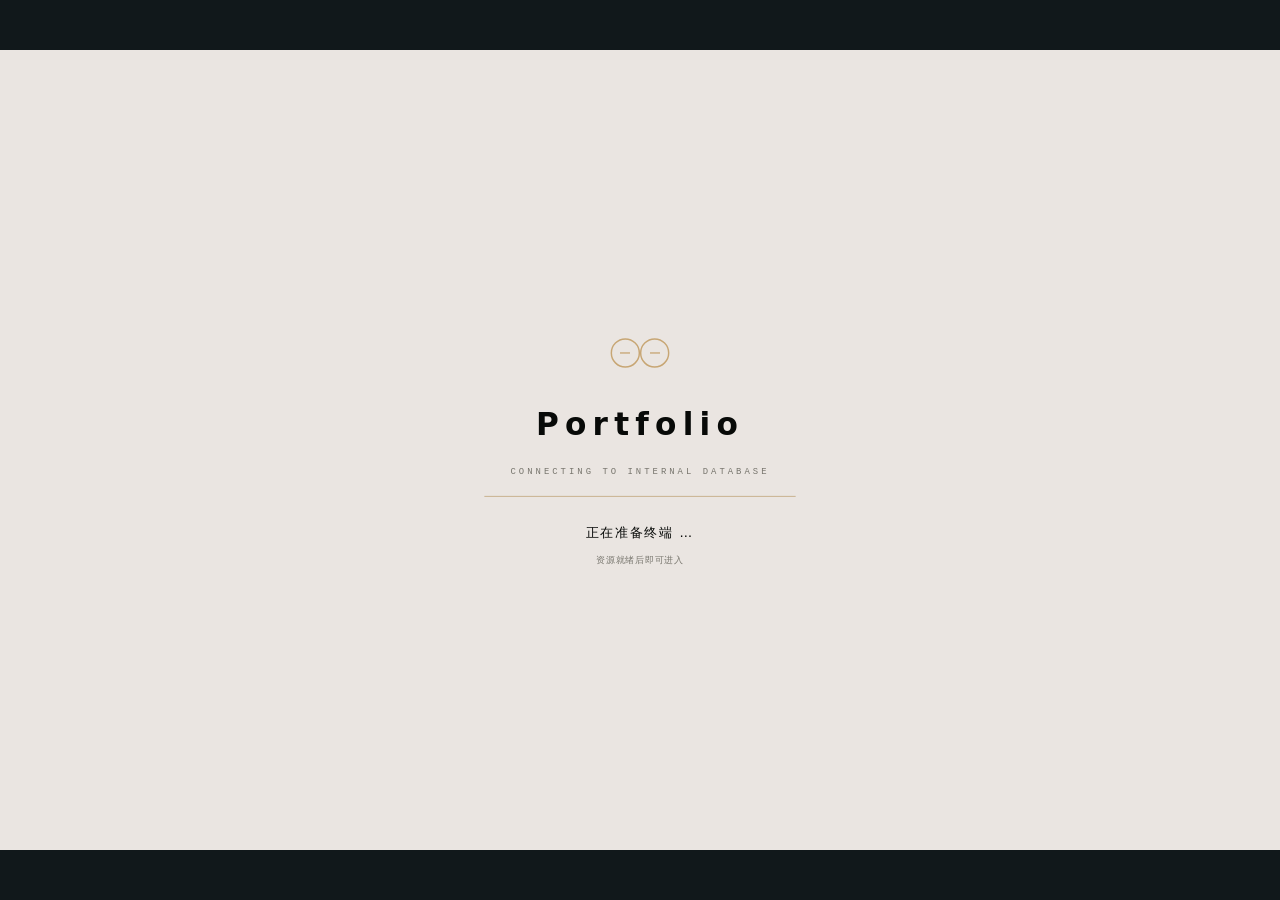
<file: index.html>
<!DOCTYPE html>
<html lang="zh-CN" data-theme="dark">
<head>
<meta charset="utf-8">
<meta name="viewport" content="width=device-width, initial-scale=1, viewport-fit=cover">
<title>周俊宸 · 设计档案 / INFORMATION &amp; INTERACTION</title>
<meta name="description" content="周俊宸的设计档案：康驾护航（中老年慢病车载健康安全闭环）与 3–6 岁自闭症儿童陪伴治疗型动物机器人。调研、设计定义、造型与原型、总结。">
<meta name="theme-color" content="#11181b">
<meta property="og:type" content="website">
<meta property="og:title" content="周俊宸 · 设计档案">
<meta property="og:description" content="两份档案：车载健康安全闭环 / 儿童陪伴治疗型动物机器人。">
<meta property="og:url" content="https://mon3tr-bilp.github.io/portfolio/">
<meta property="og:image" content="https://mon3tr-bilp.github.io/portfolio/assets/og-cover.jpg">
<meta property="og:image:width" content="1200">
<meta property="og:image:height" content="630">
<link rel="canonical" href="https://mon3tr-bilp.github.io/portfolio/">
<meta name="twitter:card" content="summary_large_image">
<link rel="icon" href="favicon.svg" type="image/svg+xml">
<link rel="stylesheet" href="assets/css/archive.css">
<link rel="stylesheet" href="assets/css/glass-card.css">
<noscript><style>#stage{opacity:1!important}.boot-ui{display:none!important}.archive-ui,.file-ui{opacity:1!important;pointer-events:auto!important}.sheet{display:block!important}</style></noscript>
</head>
<body>

<main id="viewport">
  <div id="stage" data-mode="boot" data-layout="desktop" aria-label="周俊宸设计档案">

    <!-- 场景底：档案阵列 -->
    <div class="array-scene" aria-hidden="true">
      <div class="array-glow"></div>
      <div class="array-col" id="arrayCol">
        <figure class="array-card" data-file="x01">
          <img src="assets/img/kangjia/card.jpg" alt="">
          <figcaption><b>X-01</b><span>车载健康安全闭环</span></figcaption>
        </figure>
        <figure class="array-card" data-file="x02">
          <img src="assets/img/robot/card.jpg" alt="">
          <figcaption><b>X-02</b><span>陪伴治疗型动物机器人</span></figcaption>
        </figure>
      </div>
      <div class="array-grid"></div>
    </div>

    <div class="scene-atmosphere"></div>
    <div class="spectrum-field"></div>

    <!-- 品牌 -->
    <header class="brand">
      <h1>周俊宸</h1>
      <div>INFORMATION &amp; INTERACTION</div>
    </header>

    <!-- 系统导航 -->
    <nav class="system-nav liquid-glass" aria-label="系统导航">
      <div class="terminal-tools">
        <button type="button" data-action="profile" aria-label="个人简介"><b>CV</b><span>简介</span></button>
        <button type="button" data-action="archive" aria-label="档案库"><span aria-hidden="true">▤</span><span>档案库</span></button>
      </div>
      <div class="terminal-theme" role="group" aria-label="主题" data-active="dark">
        <span class="theme-thumb" aria-hidden="true"></span>
        <button type="button" data-theme-set="light" aria-pressed="false">
          <i class="theme-ico sun" aria-hidden="true"></i><span>暖昼</span>
        </button>
        <button type="button" data-theme-set="dark" aria-pressed="true">
          <i class="theme-ico moon" aria-hidden="true"></i><span>深夜</span>
        </button>
      </div>
      <div class="terminal-status">
        <div class="terminal-current">
          <small>NOW VIEWING</small>
          <b id="nowViewing">X-01 / 车载健康安全</b>
        </div>
      </div>
    </nav>

    <!-- 开机 -->
    <section class="boot-ui" aria-hidden="false">
      <div class="boot-inner">
        <div class="boot-mark" aria-hidden="true">
          <svg viewBox="0 0 120 60" fill="none" stroke="currentColor" stroke-width="2.2" aria-hidden="true">
            <circle cx="38" cy="30" r="21"/><circle cx="82" cy="30" r="21"/>
            <path d="M30 30h15" stroke-width="2"/><path d="M75 30h15" stroke-width="2"/>
          </svg>
        </div>
        <div class="boot-name">Portfolio</div>
        <div class="boot-connecting">CONNECTING TO INTERNAL DATABASE</div>
        <div class="boot-progress"><i id="bootBar"></i></div>
        <div class="boot-status">正在准备终端 …</div>
        <p class="boot-note">资源就绪后即可进入</p>
      </div>
    </section>

    <!-- 档案场景 -->
    <section class="archive-ui" aria-hidden="true">
      <div class="archive-callout">
        <div class="eyebrow"><span id="fileNo">FILE NUMBER: X-01</span><span aria-hidden="true">↗</span></div>
        <h2 class="file-title" id="fileTitle">康驾护航</h2>
        <div class="callout-rule"></div>
        <div class="file-summary">
          <span id="fileCategory">车载健康安全闭环</span>
          <span id="fileCount">01 / 02</span>
        </div>
        <button type="button" class="read-file" id="readFile">
          <span>READ FILE</span><b aria-hidden="true">→</b>
        </button>
      </div>

      <div class="archive-counter">
        <span class="tiny-label">ARCHIVE / SELECT</span>
        <div><span id="archNo">01</span><i>/</i><span class="count-total">02</span></div>
      </div>

      <div class="archive-navigation">
        <button type="button" data-step="-1" aria-label="上一份档案">↑</button>
        <div class="file-ticks" id="fileTicks" role="tablist" aria-label="档案列表"></div>
        <button type="button" data-step="1" aria-label="下一份档案">↓</button>
      </div>

      <div class="archive-hint">
        <kbd>↑</kbd><kbd>↓</kbd><span>前后档案</span>／<kbd>ENTER</kbd><span>读取</span>
      </div>
    </section>

    <!-- 档案阅读器 -->
    <section class="file-ui" aria-hidden="true">
      <div class="file-top">
        <button type="button" class="file-back" id="fileBack">← ARCHIVE</button>
        <span class="file-top-no" id="fileTopNo">FILE X-01</span>
        <div class="detail-tabs" id="detailTabs" role="tablist" aria-label="章节"></div>
        <button type="button" class="file-close" id="fileClose" aria-label="关闭档案">ESC</button>
      </div>

      <div class="file-body">
        <aside class="file-aside">
          <span class="tiny-label">FILE NUMBER</span>
          <b id="asideNo">X-01</b>
          <h2 id="asideTitle">康驾护航</h2>
          <p id="asideSub">车载健康安全闭环</p>
          <dl class="spec" id="asideSpec"></dl>
        </aside>

        <div class="file-content" id="fileContent" tabindex="0">
          <!-- ============ X-01 ============ -->
          <article class="sheet" data-file="x01" data-chapter="1">
            <header class="sheet-head">
              <span class="sheet-no">01</span>
              <h3>调研 <em>Research</em></h3>
              <p>风险不是均匀分布在一天里的，它集中在「独自驾车办事」的那几十分钟。调研沿三条线交叉：确定谁最可能出事、把出事那几分钟拆成可观察的动作、再看已有方案解决了什么、还没解决什么。</p>
            </header>
            <div class="stats">
              <div class="stat"><b>55–70<small>岁</small></b><span>目标人群年龄区间</span></div>
              <div class="stat"><b>3<small>类</small></b><span>高血压 / 冠心病 / 糖尿病</span></div>
              <div class="stat"><b>4<small>项</small></b><span>已识别的核心痛点</span></div>
              <div class="stat"><b>2<small>端</small></b><span>车载端 + 家属小程序</span></div>
            </div>
            <div class="cols">
              <div>
                <p class="kicker">01.1 — 人群画像</p>
                <blockquote>55–70 岁、患高血压 / 冠心病 / 糖尿病等基础慢病的自驾群体，日常用于就医、采购、接送亲属；子女多数时间不在身边，存在出行看护空白。</blockquote>
                <p class="body">这群人不是「需要被劝停开车的人」。自驾对他们意味着按时复诊、买到想吃的菜、接孙子放学——是生活自主性本身。任何以「限制驾驶」为前提的方案，都会在第一步被用户拒绝。设计的起点因此不是监管，而是在保留方向盘的前提下降低风险。</p>
              </div>
              <div>
                <p class="kicker">01.2 — 场景任务分解</p>
                <ol class="findings">
                  <li><b>危急时刻，多步操作直接失效</b><span>突发状况下无法完成「解锁手机 → 拨号 → 说清位置与病史」，家属也拿不到实时定位与体征。</span></li>
                  <li><b>单一面部识别会把发病当成犯困</b><span>低头、面色痛苦被判定为疲劳驾驶，只弹「请休息」，后面没有健康干预链路。</span></li>
                  <li><b>驾驶中的体征波动不留痕</b><span>复诊只有静态指标，缺少「在路上的那一段」作为参考。</span></li>
                  <li><b>家属侧是长期的看护焦虑</b><span>不是一次事件，而是无法关闭的、持续的担心。</span></li>
                </ol>
              </div>
            </div>
            <figure class="fig"><div class="fig-frame"><img src="assets/img/kangjia/pain-drive.jpg" alt="老年驾驶者途中突发不适、无法单手操作手机"></div><figcaption><i>FIG.01</i><span>痛点场景推演 · 任何「打开 App → 找到按钮」的路径此刻都不成立</span></figcaption></figure>
            <p class="note"><b>未被验证的部分：</b>本项目为课程阶段方案，未开展真实用户访谈与样本统计。人群画像与痛点来自公开资料与场景推演，不宣称具备实证研究强度。</p>
          </article>

          <article class="sheet" data-file="x01" data-chapter="2">
            <header class="sheet-head">
              <span class="sheet-no">02</span>
              <h3>设计定义 <em>Define</em></h3>
              <p>调研给出一堆事实，定义要做的只有一件事：把它们压成一句可以被检验的命题，再拆成几条彼此拉扯、必须同时满足的约束。</p>
            </header>
            <div class="statement">
              <span class="tiny-label">PROPOSITION</span>
              <p>把「发病」到「求助」之间的所有中间步骤，<em>交给车</em>——驾驶者只需要保留一个动作，甚至不需要动作。</p>
            </div>
            <div class="grid4">
              <div class="card"><span class="card-i">P.01</span><h4>危急时刻只保留一个动作</h4><p>≥ 36 号大字、黑底白字、绿色健康标识；仅保留 1 个虚拟设置键，其余全部语音操作。</p></div>
              <div class="card"><span class="card-i">P.02</span><h4>分级干预，不打断正常驾驶</h4><p>轻度仅语音提示；中度弹窗并推荐就近医疗点；重度才联动车辆避险与求助。</p></div>
              <div class="card"><span class="card-i">P.03</span><h4>双模态融合，分开疲劳与发病</h4><p>视觉（面部姿态）+ 体征（心率 / 血氧 / 心电 / 坐姿）交叉判定。</p></div>
              <div class="card"><span class="card-i">P.04</span><h4>信息一次同步，不让用户复述</h4><p>蓝牙单次触发完成：语音安抚、家属推送定位 + 体征 + 病史、同步急救点、车辆解锁车门。</p></div>
            </div>
            <div class="cols">
              <div>
                <p class="kicker">02.2 — 三层状态模型</p>
                <div class="ladder">
                  <div class="lv l1"><b>L1 正常态</b><span>左侧 1/3 显示心率、血氧，黑底白字 + 绿色健康标识；右侧 2/3 为导航。界面安静，不制造焦虑。</span></div>
                  <div class="lv l2"><b>L2 预警态</b><span>顶部高亮黄色弹窗，大字显示预警原因与建议，语音同步播报，支持语音应答「是 / 否」导航。</span></div>
                  <div class="lv l3"><b>L3 紧急态</b><span>全屏红色，白色大字「救援已出发」与倒计时；无多余按钮，循环语音引导，避免慌乱误触。</span></div>
                </div>
              </div>
              <div>
                <p class="kicker">02.3 — 系统构成</p>
                <ol class="findings">
                  <li><b>A · 车载端｜驾驶主操作</b><span>实时监测 / 分级预警 / 一键求助 / 联动救援。信息按「一眼判读」组织，其余交给语音。</span></li>
                  <li><b>B · 硬件｜后装不改车</b><span>方向盘集成监测模组 + 座椅体征监测垫。用户自行 5 分钟安装，不依赖 4S 店。</span></li>
                  <li><b>C · 家属端｜远程看护</b><span>实时位置地图、健康状态大卡片、一键呼叫车主 / 急救、出行健康档案与告警记录。</span></li>
                </ol>
              </div>
            </div>
          </article>

          <article class="sheet" data-file="x01" data-chapter="3">
            <header class="sheet-head">
              <span class="sheet-no">03</span>
              <h3>造型与原型 <em>Prototype</em></h3>
              <p>先把状态机跑通，再决定每个状态下屏幕长什么样，最后才推那两件后装硬件——因为界面的判读速度，决定了硬件必须在多快的时间内给出可靠输入。</p>
            </header>
            <p class="kicker">03.1 — 交互流程</p>
            <figure class="fig wide"><div class="fig-frame"><img src="assets/img/kangjia/flow.jpg" alt="从体征采集、双模态判定、三级预警到求助联动的流程图"></div><figcaption><i>FIG.02</i><span>主链路：采集 → 判定 → 分级 → 干预 → 归档</span></figcaption></figure>
            <p class="kicker">03.2 — 车载端三态</p>
            <div class="trio">
              <figure class="fig"><div class="fig-frame"><img src="assets/img/kangjia/hud-normal.jpg" alt="正常态车载界面"></div><figcaption><i>03-A</i><span>正常态 · 73 bpm / 98 %</span></figcaption></figure>
              <figure class="fig"><div class="fig-frame"><img src="assets/img/kangjia/hud-warning.jpg" alt="预警态界面"></div><figcaption><i>03-B</i><span>预警态 · YES / NO 语音应答</span></figcaption></figure>
              <figure class="fig"><div class="fig-frame"><img src="assets/img/kangjia/hud-emergency.jpg" alt="紧急态全屏红色界面"></div><figcaption><i>03-C</i><span>紧急态 · Rescue En Route</span></figcaption></figure>
            </div>
            <div class="darkspread">
              <div><p class="kicker">03.3 — 关于紧急态</p><h4>紧急态为什么删掉了所有按钮</h4><p>慌乱状态下，人的点击精度会显著下降，屏幕上任何可点的东西都变成风险。因此只保留三样：一句已经发生的结论、一个正在走的数字、一条循环的语音引导。用户此刻不需要做决定，只需要被带着走。</p></div>
              <div><p class="kicker">03.4 — 家属端</p><h4>更少的判断，而不是更多信息</h4><p>首页只回答三个问题：他在哪、他现在怎么样、我要不要动手。其余信息收进档案页，避免把看护焦虑渲染成持续的通知流。</p></div>
            </div>
            <div class="trio phones">
              <figure class="fig"><div class="fig-frame"><img src="assets/img/kangjia/app-guardian.jpg" alt="家属端首页"></div><figcaption><i>03-D</i><span>首页 · 位置 / 体征 / 两个大按钮</span></figcaption></figure>
              <figure class="fig"><div class="fig-frame"><img src="assets/img/kangjia/app-archive.jpg" alt="出行健康档案"></div><figcaption><i>03-E</i><span>出行健康档案</span></figcaption></figure>
              <figure class="fig"><div class="fig-frame"><img src="assets/img/kangjia/app-alerts.jpg" alt="告警记录"></div><figcaption><i>03-F</i><span>告警记录</span></figcaption></figure>
            </div>
            <p class="kicker">03.5 — 两件后装硬件</p>
            <div class="duo">
              <figure class="fig"><div class="fig-frame"><img src="assets/img/kangjia/module-front.jpg" alt="集成监测模组正面"></div><figcaption><i>03-G</i><span>集成监测模组 · 摄像头 + 求助键 + 蓝牙屏</span></figcaption></figure>
              <figure class="fig"><div class="fig-frame"><img src="assets/img/kangjia/device-exploded.jpg" alt="模组爆炸图"></div><figcaption><i>03-H</i><span>爆炸图 · 外壳 / 陶瓷基板 / 传感器阵列</span></figcaption></figure>
            </div>
            <div class="duo">
              <figure class="fig"><div class="fig-frame"><img src="assets/img/kangjia/seat-pad.jpg" alt="座椅体征监测垫"></div><figcaption><i>03-I</i><span>座椅体征监测垫 · 柔性 ECG 阵列</span></figcaption></figure>
              <figure class="fig"><div class="fig-frame"><img src="assets/img/kangjia/device-install.jpg" alt="安装指南"></div><figcaption><i>03-J</i><span>安装指南 · 5 分钟自行完成</span></figcaption></figure>
            </div>
            <div class="trio">
              <figure class="fig"><div class="fig-frame"><img src="assets/img/kangjia/car-wheel.jpg" alt="方向盘实装"></div><figcaption><i>03-K</i><span>方向盘实装</span></figcaption></figure>
              <figure class="fig"><div class="fig-frame"><img src="assets/img/kangjia/product-in-car.jpg" alt="座椅一体感"></div><figcaption><i>03-L</i><span>座椅一体感</span></figcaption></figure>
              <figure class="fig"><div class="fig-frame"><img src="assets/img/kangjia/housing-cyan-a.jpg" alt="模组壳体方案 B"></div><figcaption><i>03-M</i><span>壳体配色方案 B（青）</span></figcaption></figure>
            </div>
            <p class="note"><b>形态上的取舍：</b>把它做得像汽车配件，而不是医疗器械。米色与哑光灰靠近原车内饰；一旦看起来像医院设备，用户会把它理解成「我病得很重」的证据，从而拒绝使用。</p>
          </article>

          <article class="sheet" data-file="x01" data-chapter="4">
            <header class="sheet-head">
              <span class="sheet-no">04</span>
              <h3>总结 <em>Conclusion</em></h3>
              <p>这个方案最终交付的不是一台设备，而是一条被压缩过的路径：从体征异常被判定，到救援带着病史出发，中间的每一步都不需要驾驶者清醒地配合。</p>
            </header>
            <div class="grid4">
              <div class="card"><span class="card-i">V-01</span><h4>尊重自主出行的权利</h4><p>包容性设计的落地：慢病老人不需要因为疾病放弃自驾，保留生活的自主性与尊严。</p></div>
              <div class="card"><span class="card-i">V-02</span><h4>缓解家庭看护焦虑</h4><p>填补「老人独自驾车、子女远程看护」的场景空白，突发状况第一时间响应。</p></div>
              <div class="card"><span class="card-i">V-03</span><h4>提升急救救援效率</h4><p>前置精准定位与健康数据，减少急救沟通成本，缩短响应时间。</p></div>
              <div class="card"><span class="card-i">V-04</span><h4>低成本、易落地</h4><p>模块化适配绝大多数家用车型，可单独更换，支持 OTA，蓝牙替代额外通信模组。</p></div>
            </div>
            <div class="cols">
              <div>
                <p class="kicker">04.2 — 局限与下一步（未完成的部分）</p>
                <ol class="findings warn">
                  <li><b>没有真实用户测试</b><span>老年群体的触控热区、字号可读性、语音唤醒词的可懂度，都还是设计假设。</span></li>
                  <li><b>误报率尚未验证</b><span>双模态融合目前是判定逻辑的实现，阈值与训练数据未建立；「不误报」比「能报警」更难。</span></li>
                  <li><b>隐私与医疗合规</b><span>连续体征与位置数据的存储周期、共享边界，需要进入真实的合规流程。</span></li>
                  <li><b>与急救平台的接口</b><span>真正的联动救援需要点对点接口而非短信推送，涉及跨机构协作。</span></li>
                </ol>
              </div>
              <div class="statement tall">
                <span class="tiny-label">TAKEAWAY</span>
                <p>在危急场景里，<b>好设计不是让信息更丰富，而是让该发生的事不需要人来做</b>。</p>
              </div>
            </div>
          </article>

          <!-- ============ X-02 ============ -->
          <article class="sheet" data-file="x02" data-chapter="1">
            <header class="sheet-head">
              <span class="sheet-no">01</span>
              <h3>调研 <em>Research</em></h3>
              <p>调研要回答三个问题：这个群体有多大、干预窗口有多窄；现有产品已经解决到什么程度；而红点、iF、红星这些获奖方案里，设计师们已经给出了哪些可以复用的答案。</p>
            </header>
            <div class="stats six">
              <div class="stat"><b>1<small>/100</small></b><span>WHO 估算全球儿童 ASD 比例</span></div>
              <div class="stat"><b>7<small>‰</small></b><span>我国 2017–2023 患病率</span></div>
              <div class="stat"><b>1300<small>万+</small></b><span>我国孤独症患者规模</span></div>
              <div class="stat"><b>0–6<small>岁</small></b><span>公认的最佳干预期</span></div>
              <div class="stat"><b>21.57<small>%</small></b><span>AI 家庭干预 12 个月社交商提升</span></div>
              <div class="stat"><b>46.49<small>%</small></b><span>发育年龄较对照组提前</span></div>
            </div>
            <div class="cols">
              <div>
                <p class="kicker">01.1 — 疾病负担与干预窗口</p>
                <p class="body">2000 年，美国 CDC 建立自闭症与发育障碍监测（ADDM）网络。截至 2022 年 ADDM 数据，ASD 患病率已基本确认，且发病率持续上升；WHO 估算全球每 100 名儿童中约有 1 名患有孤独症谱系障碍。</p>
                <p class="body">国内方面，研究显示 2017—2023 年我国孤独症患病率约为 7‰，患者总数超过 1300 万。<b>而 0–6 岁是最佳干预期。</b></p>
                <p class="kicker">01.2 — 有效性证据</p>
                <p class="note">JMIR 一项为期 12 个月的纵向观察，对 43 名 2 至 18 岁儿童评估：AI 辅助家庭干预 12 个月后，社交商平均提升 <b>21.57%</b>，发育年龄较对照组提前 <b>46.49%</b>。</p>
              </div>
              <div>
                <p class="kicker">01.3 — 玩具与治疗玩具之间没有鸿沟</p>
                <p class="body">重庆师范大学孔祥勋的研究指出：自闭症玩具与普通玩具并没有不可逾越的鸿沟——当普通玩具满足了自闭症的某方面特殊需求时，它也可以成为自闭症玩具。这条结论直接解锁了本项目的形态策略：不必发明一个新品类，可以把干预叠加在儿童本来就会喜欢的动物形态上。</p>
                <figure class="fig"><div class="fig-frame"><img src="assets/img/robot/data-prevalence.jpg" alt="患病率分布地图"></div><figcaption><i>FIG.01</i><span>患病率分布 · 区域资源不均是干预可及性的关键变量</span></figcaption></figure>
              </div>
            </div>
            <p class="kicker">01.4 — 国内外竞品</p>
            <div class="comps">
              <figure><img src="assets/img/robot/comp-paro.jpg" alt="PARO"><figcaption><b>PARO <em>日本</em></b><p>仿生海豹，临床验证。约 6 万元，功能单一，不可自主移动。</p></figcaption></figure>
              <figure><img src="assets/img/robot/comp-moxie.jpg" alt="Moxie"><figcaption><b>Moxie <em>美国</em></b><p>GPT-4 驱动，课程标准化。偏硬科技感，续航约 4 小时。</p></figcaption></figure>
              <figure><img src="assets/img/robot/comp-tombot.jpg" alt="Tombot"><figcaption><b>Tombot <em>美国</em></b><p>仿真金毛，触感极佳。纯陪伴，无专业干预。</p></figcaption></figure>
              <figure><img src="assets/img/robot/comp-qtrobot.jpg" alt="QTrobot"><figcaption><b>QTrobot <em>卢森堡</em></b><p>专为孤独症设计。外观生硬、体积大、价格高。</p></figcaption></figure>
              <figure><img src="assets/img/robot/comp-fuxiaozhi.jpg" alt="福小智 F1-D"><figcaption><b>福小智 F1-D <em>中国</em></b><p>脑机接口 + 眼动追踪。门槛高、配套多。</p></figcaption></figure>
            </div>
            <p class="kicker">01.5 — 顶尖设计获奖作品</p>
            <div class="comps awards">
              <figure><img src="assets/img/robot/award-touch.jpg" alt="TOUCH friends"><figcaption><b>TOUCH friends <em>红点至尊奖</em></b><p>模块化触觉交互，彻底无屏。借鉴：模块化 + 多感官。</p></figcaption></figure>
              <figure><img src="assets/img/robot/award-augi.jpg" alt="Augi"><figcaption><b>Augi <em>好设计金奖</em></b><p>AAC 情绪表达积木。借鉴：辅助沟通与社交融合。</p></figcaption></figure>
              <figure><img src="assets/img/robot/award-ecure.jpg" alt="ECURE"><figcaption><b>ECURE <em>iF 金奖</em></b><p>可更换毛绒外套。借鉴：可更换外观增强情感连接。</p></figcaption></figure>
              <figure><img src="assets/img/robot/award-banban.jpg" alt="斑斑互动糖豆狗"><figcaption><b>斑斑互动糖豆狗 <em>红星金奖</em></b><p>游戏化干预、价格亲民。借鉴：游戏化 + 高性价比。</p></figcaption></figure>
            </div>
            <p class="note"><b>横向读下来的规律：</b>往「更像人、更智能、更专业」走，价格与感官压迫同步上升；往「更像毛绒玩具」走，情绪安抚有了，干预能力却消失。中间的空白——既被孩子接受、又具备干预能力、还买得起——正是本项目要占的位置。</p>
          </article>

          <article class="sheet" data-file="x02" data-chapter="2">
            <header class="sheet-head">
              <span class="sheet-no">02</span>
              <h3>设计定义 <em>Define</em></h3>
              <p>调研把空白定位在「专业但难以接受、可爱但无法干预」之间。定义阶段的任务，是把这块空白翻译成一条产品约束。</p>
            </header>
            <div class="statement">
              <span class="tiny-label">PROPOSITION</span>
              <p>把专业干预藏进一只孩子<em>愿意主动抱住</em>的动物里——让治疗看起来像玩耍，让记录发生在被抱着的时候。</p>
            </div>
            <div class="grid3">
              <div class="card"><span class="card-i">C-01</span><h4>临床有效性</h4><p>必须能提供真实的干预动作与行为记录，而不是只会撒娇的玩偶。</p></div>
              <div class="card"><span class="card-i">C-02</span><h4>儿童可接受度</h4><p>形态与声光不能触发感官防御；不能要求孩子先学会「使用」它。</p></div>
              <div class="card"><span class="card-i">C-03</span><h4>家庭可负担性</h4><p>价格与维护成本要落在普通家庭的区间内，否则前两条没有意义。</p></div>
            </div>
            <p class="kicker">02.2 — 四条人因工程约束（可量纲的设计决定）</p>
            <div class="grid4">
              <div class="card"><span class="card-i">HF.01</span><h4>尺寸与比例</h4><p>高 28 cm 适配坐姿拥抱高度；宽 20 cm 符合 3–6 岁臂展；整机 ≤ 3 kg，儿童可自主抱起。</p></div>
              <div class="card"><span class="card-i">HF.02</span><h4>感官适配</h4><p>哑光食品级 ABS，避免强光反射；暖黄柔光 LED，无频闪、可无级调光；音量上限 60 dB。</p></div>
              <div class="card"><span class="card-i">HF.03</span><h4>交互设计</h4><p>3 处触摸触点位于最易触碰部位；移动速度 ≤ 1.5 km/h；仅 3 种基础表情。</p></div>
              <div class="card"><span class="card-i">HF.04</span><h4>安全防护</h4><p>圆角 ≥ 5 mm；可拆卸件 &gt; 3 cm；工作电压 ≤ 24 V + 磁吸接口。</p></div>
            </div>
            <div class="cols">
              <div>
                <p class="kicker">02.3 — 形态选择：为什么是柯基</p>
                <p class="body">动物形态承担了三件抽象不了的事：提供可被理解的情绪线索、提供不具威胁性的尺度、提供儿童已有的经验模型。在犬、兔、熊三个方向里，柯基的几何最合适——短粗圆润的肢体天然消除「细长结构会夹人」的联想；大耳与大头身比直接对应「幼崽」；低饱和米白与浅棕远比高饱和色安静。</p>
              </div>
              <div>
                <p class="kicker">02.4 — 三位一体</p>
                <ol class="findings">
                  <li><b>陪伴</b><span>无条件接纳、永不疲倦。以抚触与眼神回应为主，不要求孩子正确操作。</span></li>
                  <li><b>治疗</b><span>以游戏化任务承载社交与情绪训练；记录行为数据，生成个性化报告。</span></li>
                  <li><b>监测</b><span>互动频次、触摸偏好、情绪状态、任务完成度，交给家长端与治疗师。</span></li>
                </ol>
              </div>
            </div>
          </article>

          <article class="sheet" data-file="x02" data-chapter="3">
            <header class="sheet-head">
              <span class="sheet-no">03</span>
              <h3>造型与原型 <em>Prototype</em></h3>
              <p>白模阶段刻意不加材质，就是为了先看清轮廓能不能被一只手抱住。三个草案比例、三视校核，再往下才是材质、表情与场景。</p>
            </header>
            <p class="kicker">03.1 — 三个草案的对比</p>
            <table class="tbl">
              <thead><tr><th>草案</th><th>尺寸规格</th><th>外观特点</th><th>交互体验</th></tr></thead>
              <tbody>
                <tr class="pick"><td>卡通柯基<em>主推</em></td><td>28 × 35 × 20 cm</td><td>短粗圆润，软质硅胶耳尾，米白 + 浅棕低饱和</td><td>头 / 腹 / 背 3 处感应区，开心、好奇、撒娇 3 种表情</td></tr>
                <tr><td>卡通兔子</td><td>与柯基一致</td><td>可折叠摆动的长软硅胶耳朵，纯白 + 浅灰</td><td>增加「抚摸耳朵」专属交互</td></tr>
                <tr><td>卡通小熊</td><td>30 × 32 × 22 cm</td><td>圆胖憨厚，可拆卸毛绒外套，深棕 + 米黄</td><td>「熊掌击掌」+ 欢快音效</td></tr>
              </tbody>
            </table>
            <p class="kicker">03.2 — 三视白模校核</p>
            <div class="trio">
              <figure class="fig"><div class="fig-frame contain"><img src="assets/img/robot/clay-front.jpg" alt="正面白模"></div><figcaption><i>03-A</i><span>正面 · 高 28 / 宽 20 cm</span></figcaption></figure>
              <figure class="fig"><div class="fig-frame contain"><img src="assets/img/robot/clay-side.jpg" alt="侧面白模"></div><figcaption><i>03-B</i><span>侧面 · 纵深 35 cm</span></figcaption></figure>
              <figure class="fig"><div class="fig-frame contain"><img src="assets/img/robot/clay-top.jpg" alt="俯视白模"></div><figcaption><i>03-C</i><span>俯视 · ≤ 3 kg，背部磁吸充电</span></figcaption></figure>
            </div>
            <div class="cols">
              <div>
                <p class="kicker">03.3 — 最终方案规格</p>
                <table class="tbl tight">
                  <tbody>
                    <tr><td>高度</td><td>28 cm · 适配坐姿拥抱高度</td></tr>
                    <tr><td>宽度</td><td>20 cm · 符合 3–6 岁臂展</td></tr>
                    <tr><td>纵深</td><td>35 cm · 兼顾内部空间与收纳</td></tr>
                    <tr><td>重量</td><td>≤ 3 kg · 儿童可自主抱起</td></tr>
                    <tr><td>主体</td><td>哑光食品级 ABS</td></tr>
                    <tr><td>眼睛</td><td>暖黄柔光 LED · 开心 / 好奇 / 困倦</td></tr>
                    <tr><td>触摸</td><td>头 / 腹 / 背 3 处</td></tr>
                    <tr><td>速度</td><td>≤ 1.5 km/h</td></tr>
                    <tr><td>音量</td><td>≤ 60 dB</td></tr>
                    <tr><td>电压</td><td>≤ 24 V + 磁吸接口</td></tr>
                  </tbody>
                </table>
              </div>
              <figure class="fig"><div class="fig-frame"><img src="assets/img/robot/render-side.jpg" alt="柯基形态机器人侧面渲染"></div><figcaption><i>03-D</i><span>最终渲染 · 圆形凹陷是隐藏的触摸感应区</span></figcaption></figure>
            </div>
            <p class="kicker">03.4 — 使用场景</p>
            <div class="trio">
              <figure class="fig"><div class="fig-frame"><img src="assets/img/robot/scene-home.jpg" alt="家庭场景"></div><figcaption><i>03-E</i><span>家庭 · 语言与社交训练</span></figcaption></figure>
              <figure class="fig"><div class="fig-frame"><img src="assets/img/robot/scene-therapy.jpg" alt="康复机构场景"></div><figcaption><i>03-F</i><span>康复机构 · 治疗师辅助干预</span></figcaption></figure>
              <figure class="fig"><div class="fig-frame"><img src="assets/img/robot/scene-outdoor.jpg" alt="户外场景"></div><figcaption><i>03-G</i><span>户外 · 探索引导</span></figcaption></figure>
            </div>
          </article>

          <article class="sheet" data-file="x02" data-chapter="4">
            <header class="sheet-head">
              <span class="sheet-no">04</span>
              <h3>总结 <em>Conclusion</em></h3>
              <p>一个面向儿童的方案，最终要被三拨人同时判定合格：孩子愿不愿意抱它，家长买不买得起，治疗师愿不愿意把工作流交给它。</p>
            </header>
            <div class="grid3">
              <div class="card"><span class="card-i">V-01</span><h4>对儿童</h4><p>无条件接纳、永不疲倦的伙伴，在寓教于乐的游戏中提升社交互动与情感沟通能力。</p></div>
              <div class="card"><span class="card-i">V-02</span><h4>对家长</h4><p>专业的家庭干预辅助工具，缓解经济与心理照护压力，记录每个成长片段。</p></div>
              <div class="card"><span class="card-i">V-03</span><h4>对治疗师</h4><p>高效的数据记录与分析工具，减轻文书负担，支持个性化、精准的干预方案。</p></div>
            </div>
            <div class="statement">
              <span class="tiny-label">VISION</span>
              <p>每一个自闭症儿童都是一颗星星。希望用科技打破障碍，让每个孩子都拥有一个<b>温暖、智能的童年伙伴</b>。</p>
            </div>
            <div class="cols">
              <div>
                <p class="kicker">04.2 — 局限与下一步</p>
                <ol class="findings warn">
                  <li><b>没有儿童可用性测试</b><span>28 cm 与 20 cm 是从人体尺寸推出来的数字，还没有被真实儿童的手臂验证过。</span></li>
                  <li><b>三种表情是判断，不是实证</b><span>「更少表情降低认知负担」成立，但 ASD 儿童的情绪识别边界缺少实验支持。</span></li>
                  <li><b>卫生与耐久</b><span>软硅胶耳尾、毛绒层的清洗频次与寿命、内部防水等级，尚未进入结构验证。</span></li>
                  <li><b>数据边界</b><span>行为数据给家长看多少、给治疗师看多少，涉及儿童隐私与监护权。</span></li>
                </ol>
              </div>
              <div>
                <p class="kicker">04.3 — 设计之外的三条收获</p>
                <ol class="findings">
                  <li><b>先定约束，再定形态</b><span>60 分贝、5 mm 圆角、3 cm 零件、1.5 km/h——这些数字比造型更早出现，也更能决定造型。</span></li>
                  <li><b>减法比加法难</b><span>删掉屏幕、表情、触控点，每一次删减都在削弱说服力，但也都在降低孩子的门槛。</span></li>
                  <li><b>形态本身就是治疗手段</b><span>柔软、圆润、低饱和、类幼崽——不是审美偏好，是让儿童放下防御的临床条件。</span></li>
                </ol>
              </div>
            </div>
          </article>
        </div>
      </div>
    </section>

    <!-- 页脚 -->
    <footer class="system-footer">
      <span><i class="dot" aria-hidden="true"></i> SESSION AUTHORIZED</span>
      <span id="footClock">LOCAL 00:00:00</span>
      <span><b>周俊宸</b> / 设计档案</span>
      <span>视觉语言参照开源项目 <a href="https://github.com/kirahook/KIRAHOOK-CV-Web" data-ext>KIRAHOOK-CV-Web</a>（MIT）</span>
    </footer>

    <div class="powered">DESIGNED BY <b>周俊宸</b><i aria-hidden="true"></i></div>

    <!-- 图版查看器 -->
    <div class="viewer" id="viewer" role="dialog" aria-modal="true" aria-label="图版查看器">
      <div class="viewer-top"><span data-v-no></span><span data-v-count></span><button type="button" data-v-close aria-label="关闭">关闭 ESC</button></div>
      <div class="viewer-stage"><button type="button" class="vnav prev" data-v-prev aria-label="上一张">‹</button><img data-v-img alt=""><button type="button" class="vnav next" data-v-next aria-label="下一张">›</button></div>
      <div class="viewer-foot"><p data-v-text></p><span class="vhint">← → 切换 · ESC 关闭</span></div>
    </div>

    <!-- 简介面板 -->
    <div class="modal" id="modal" role="dialog" aria-modal="true" aria-label="个人简介">
      <div class="modal-card">
        <button type="button" class="modal-x" data-close aria-label="关闭">关闭 ESC</button>
        <span class="tiny-label">CURRICULUM VITAE / 简介</span>
        <h2>周俊宸</h2>
        <p class="body">工业设计训练背景。做项目的习惯是先把「谁在什么场景下被什么卡住」写清楚，再决定要不要画第一根线——所以两份档案都从调研开始，而不是从效果图开始。</p>
        <p class="body">偏好的工作方式：把约束量纲化（28 厘米、3 公斤、60 分贝、36 号字），让讨论回到可以测量的地方；把形态做软，把规则做硬。</p>
        <dl class="spec">
          <div><dt>FIELD</dt><dd>工业设计 · 交互设计</dd></div>
          <div><dt>FOCUS</dt><dd>健康与行为支持系统</dd></div>
          <div><dt>SCOPE</dt><dd>产品造型 / 车载 HMI / 移动应用 / 人因工程</dd></div>
          <div><dt>CONTACT</dt><dd><a href="mailto:zjc13708596686@163.com">zjc13708596686@163.com</a></dd></div>
          <div><dt>PDF</dt><dd><a href="周俊宸-设计档案.pdf" download>下载作品集 PDF ↗</a></dd></div>
        </dl>
      </div>
    </div>

  </div>
</main>

<script src="assets/js/archive.js"></script>
</body>
</html>
</file>
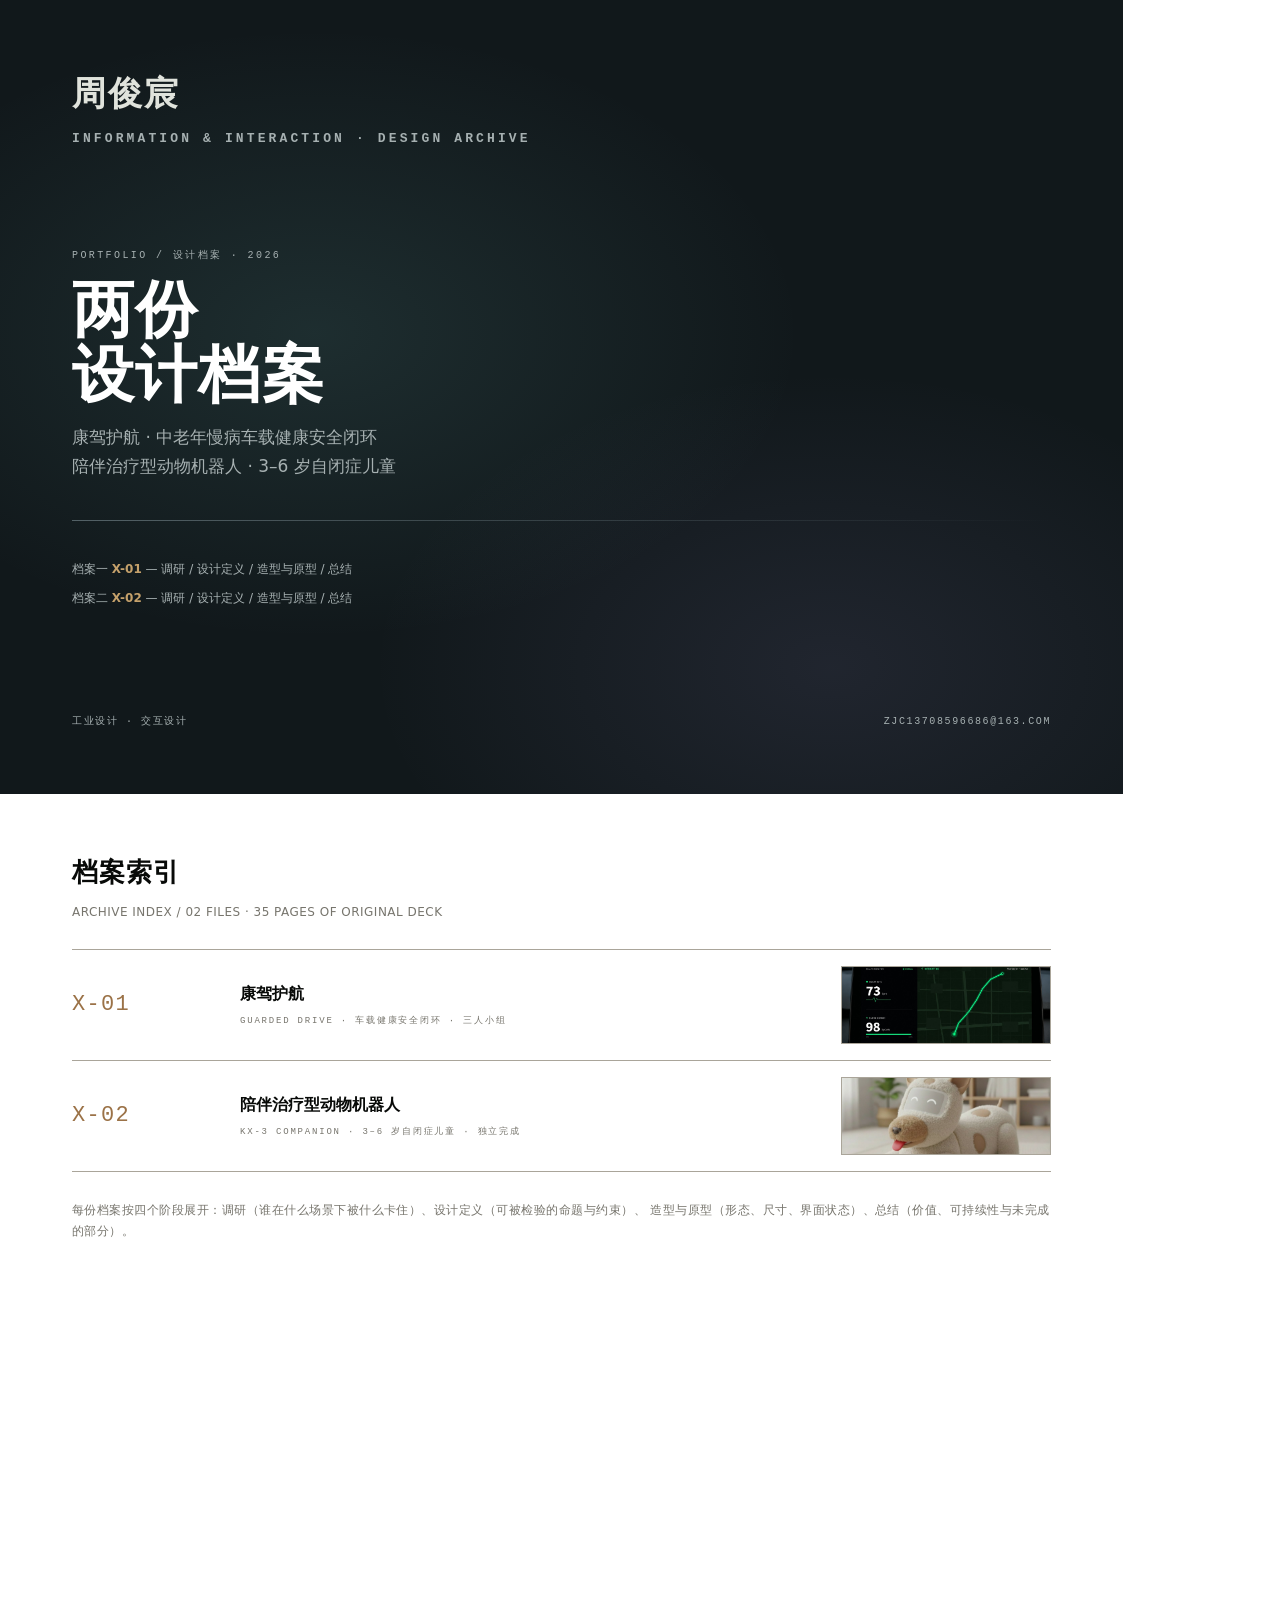
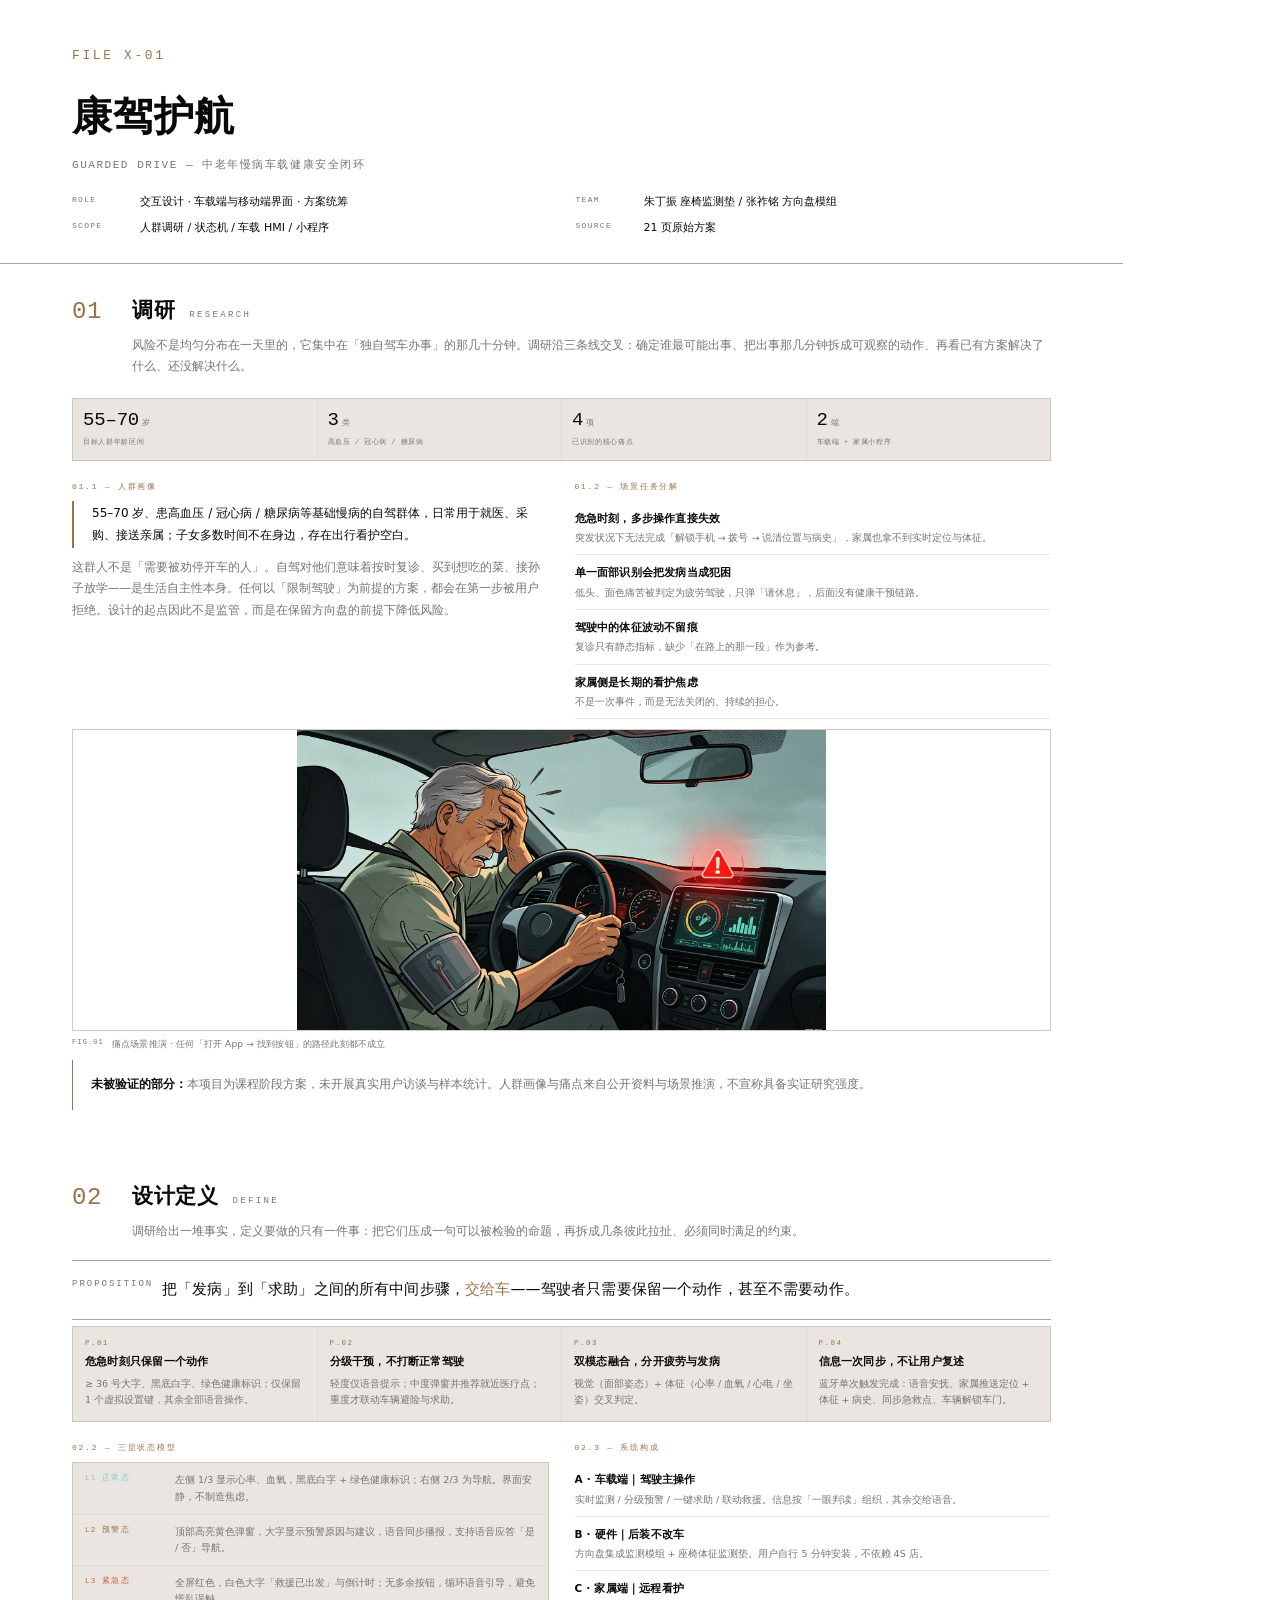
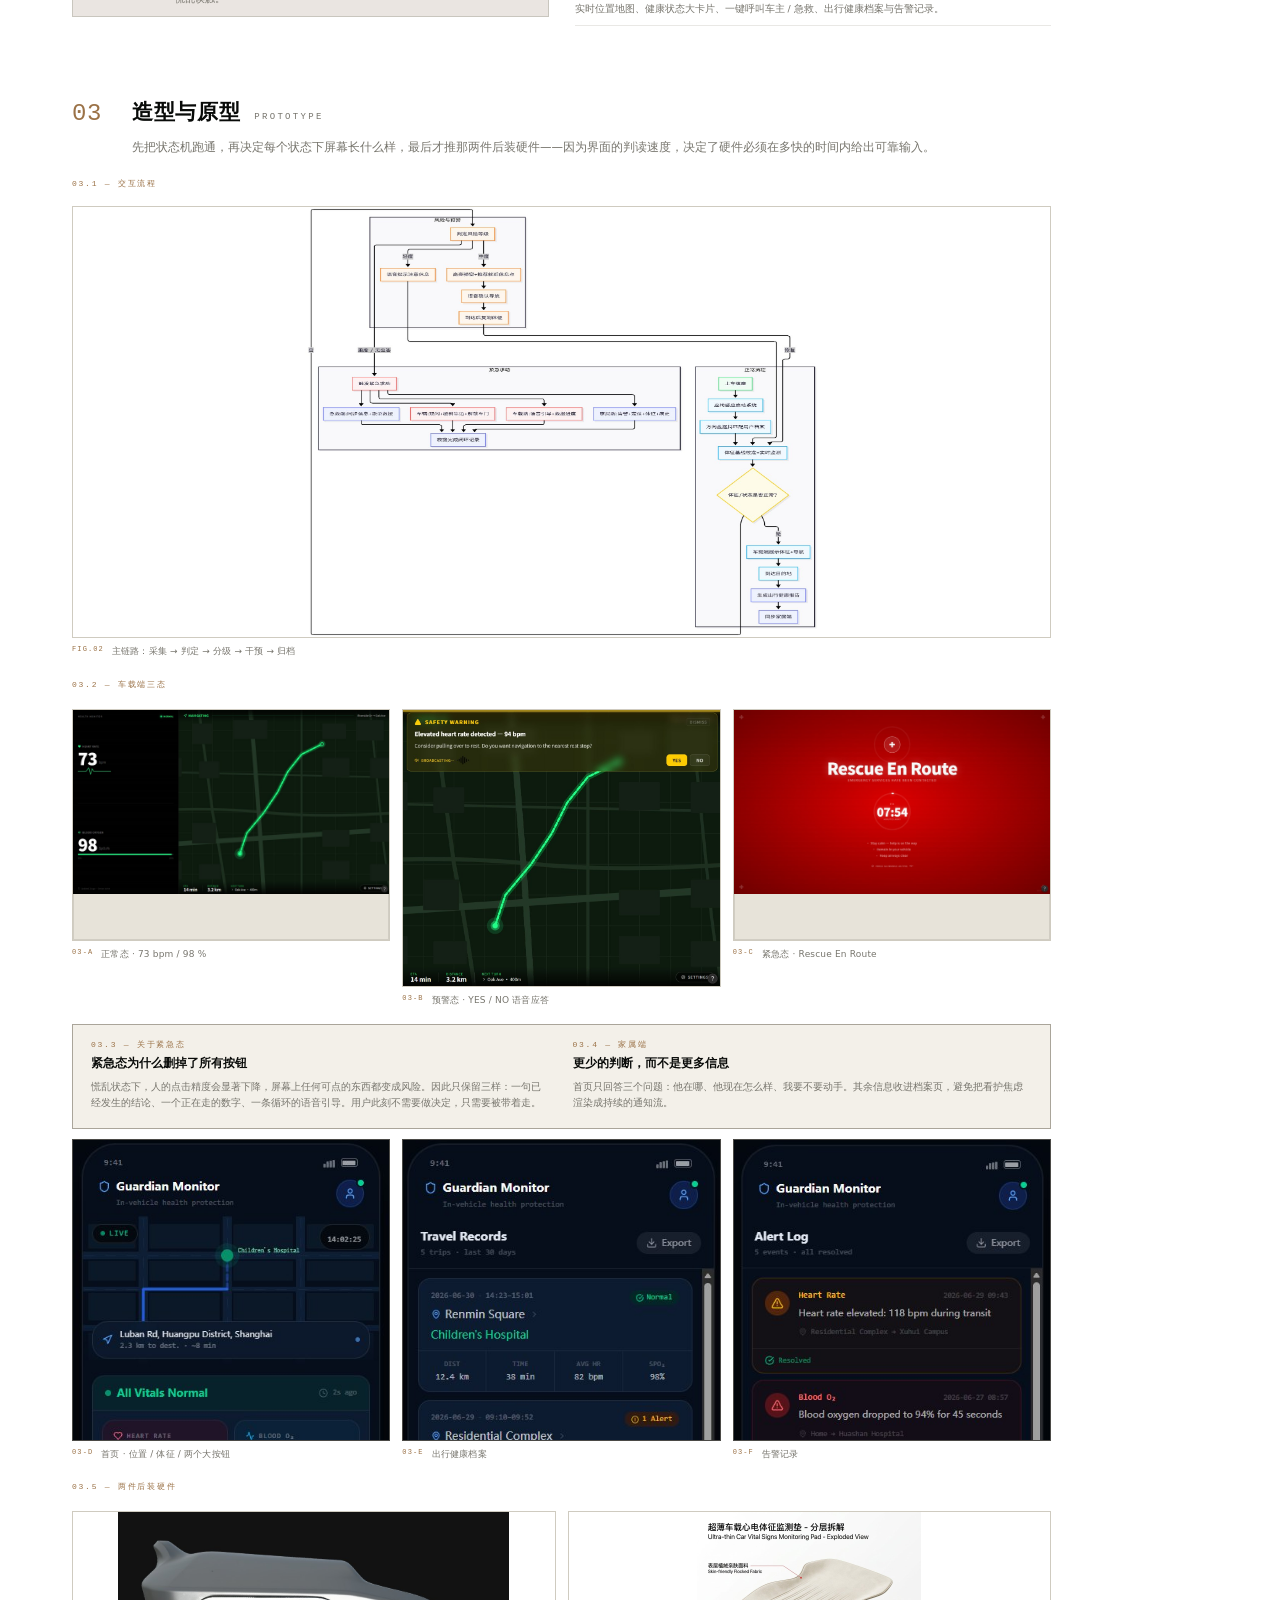
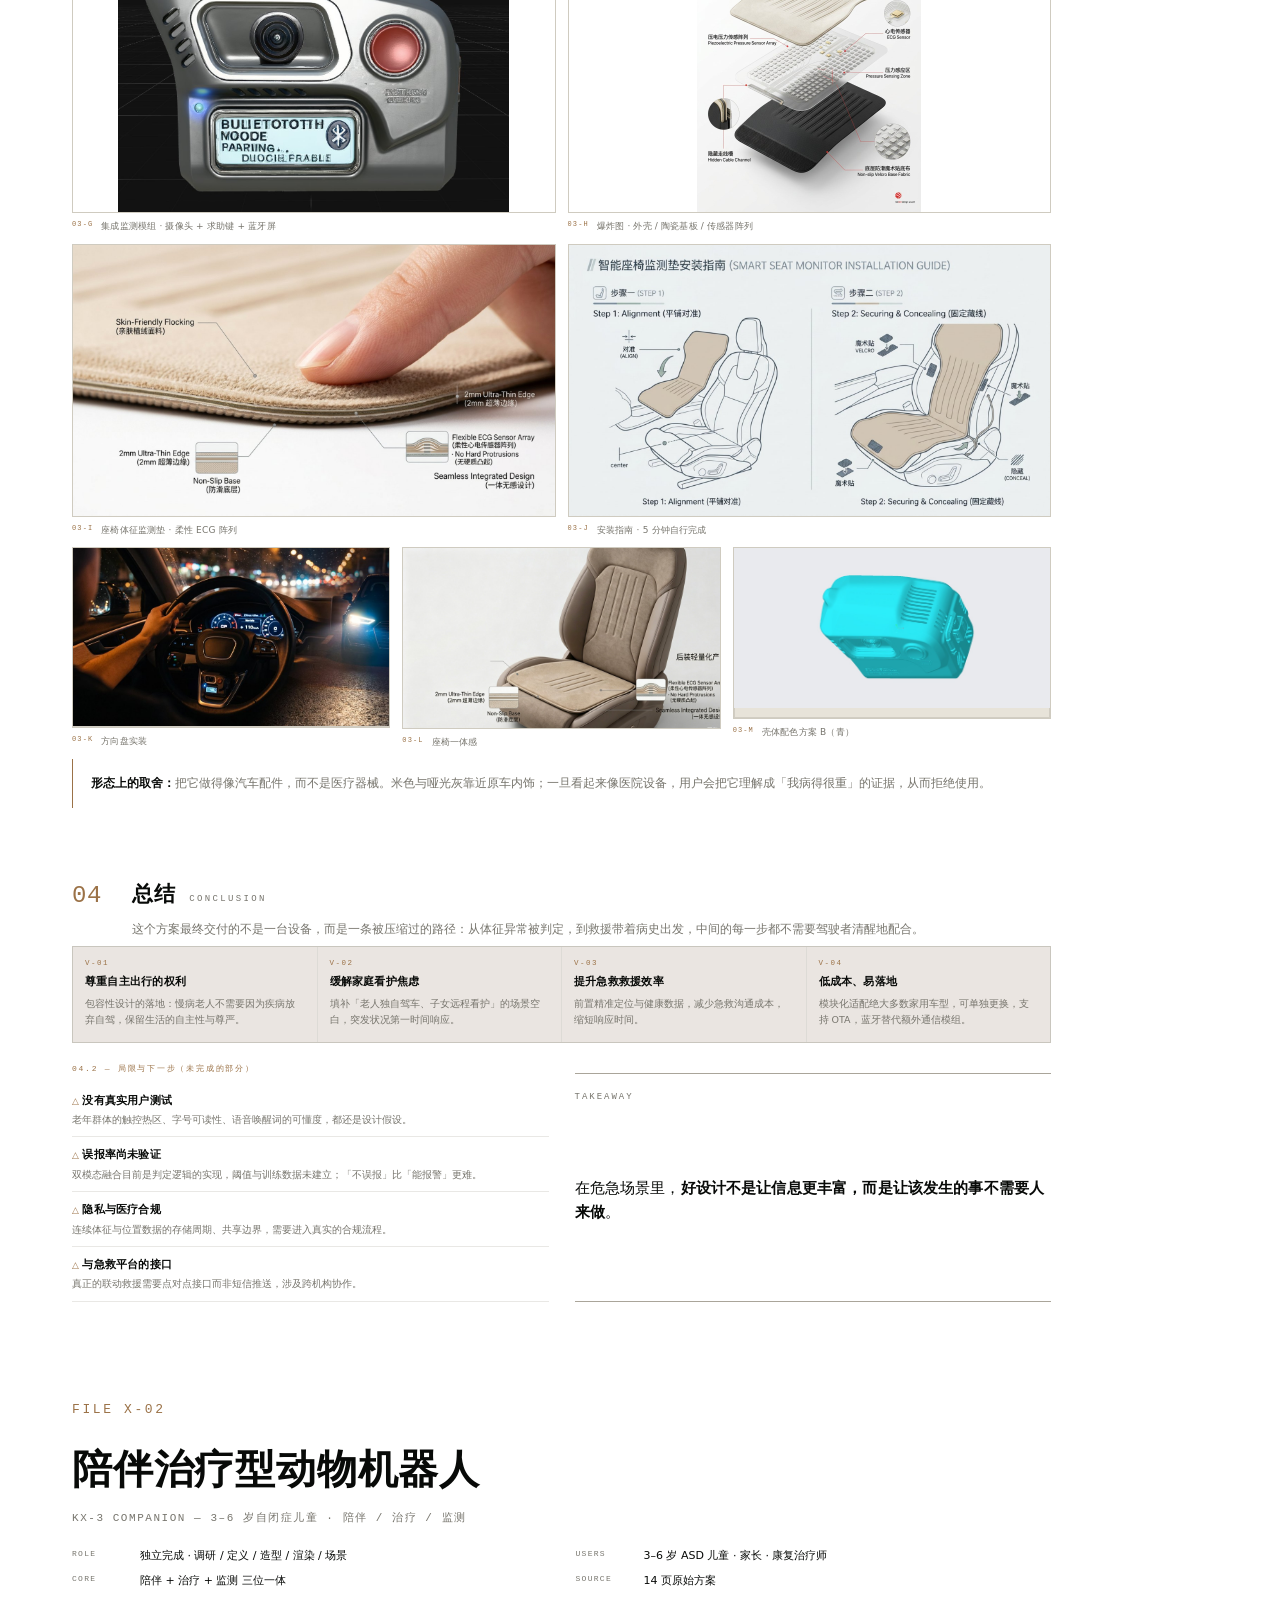
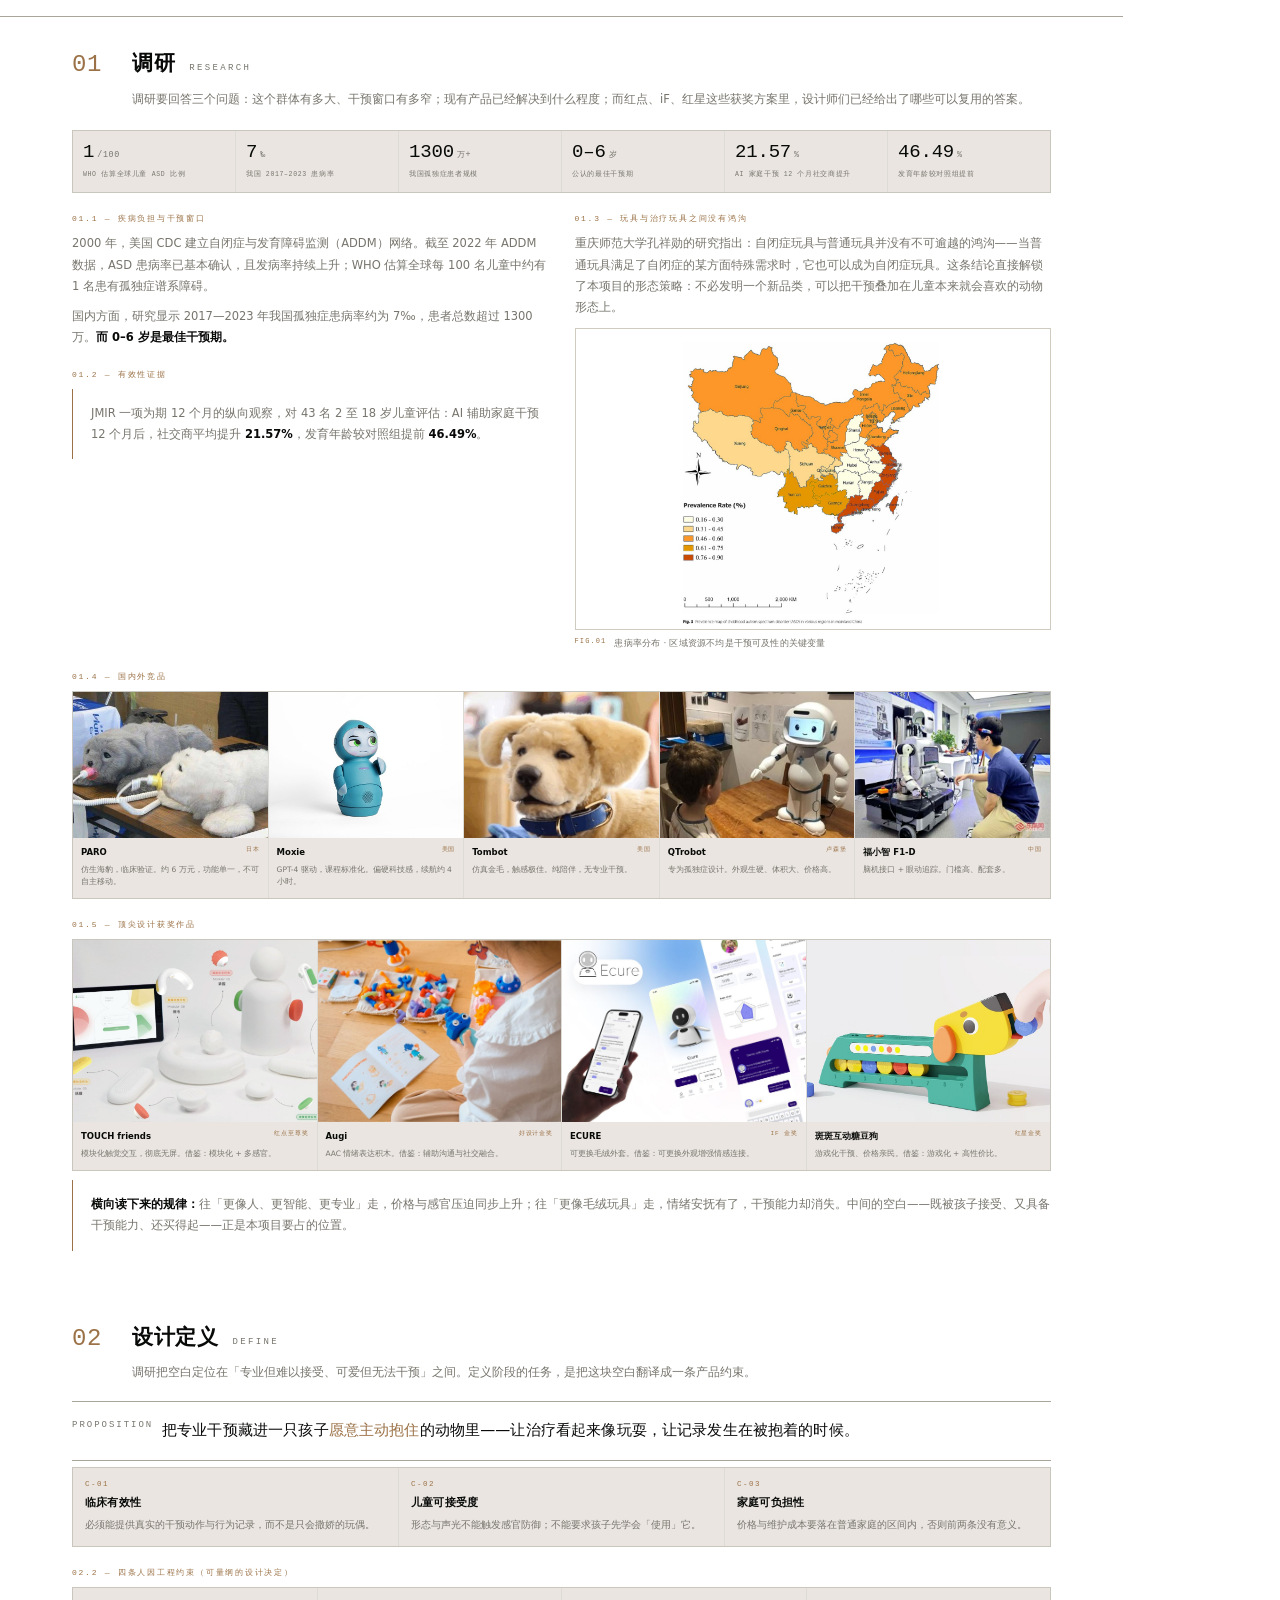
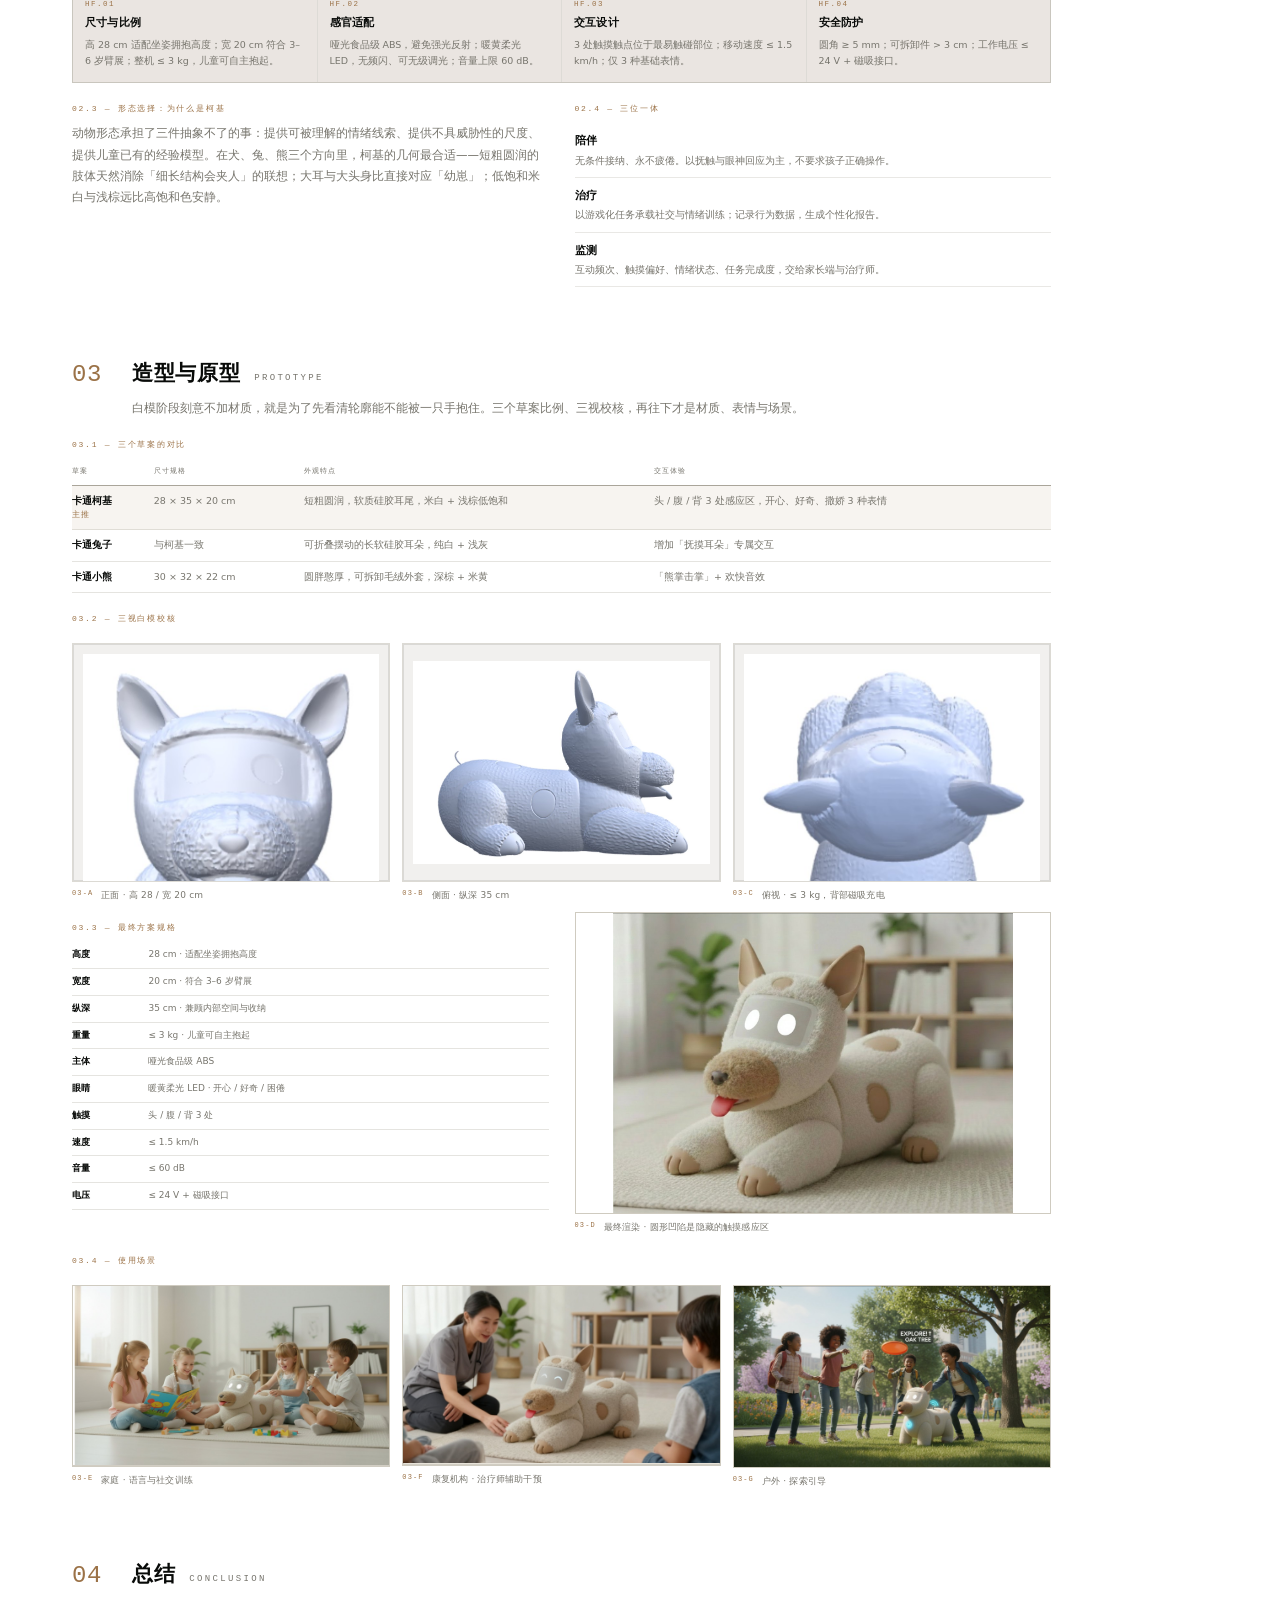
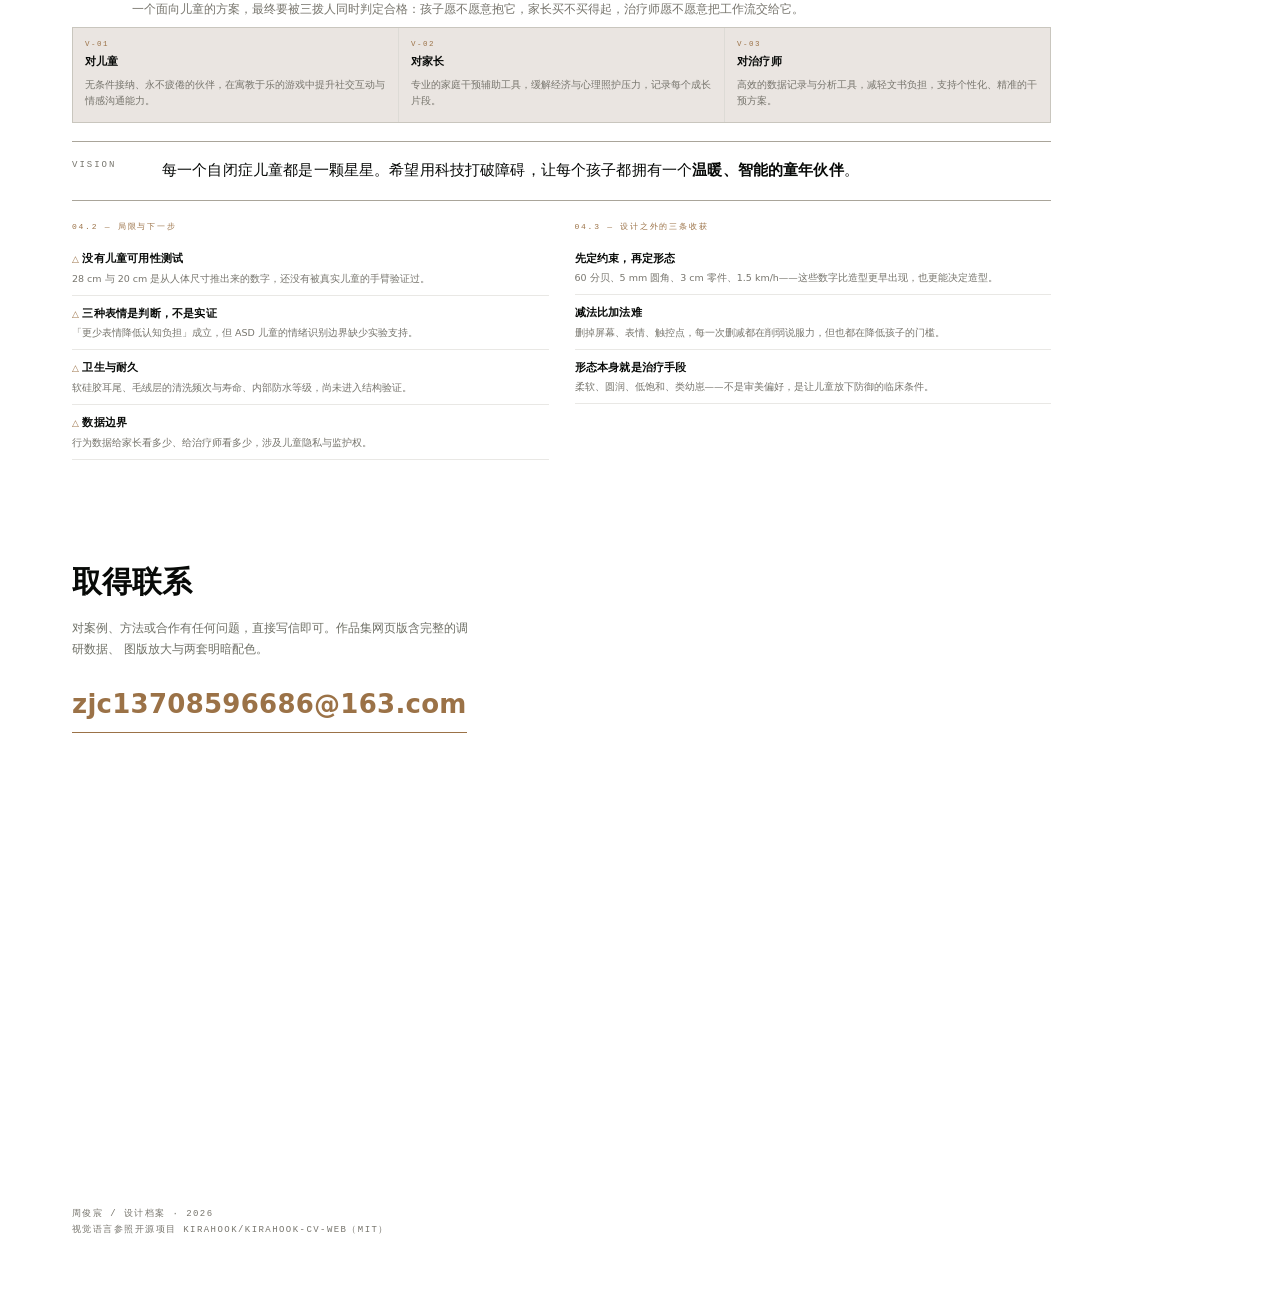
<file: print.html>
<!DOCTYPE html>
<html lang="zh-CN" data-theme="light">
<head>
<meta charset="utf-8">
<title>周俊宸 · 设计档案</title>
<link rel="stylesheet" href="assets/css/archive.css">
<link rel="stylesheet" href="assets/css/glass-card.css">
<link rel="stylesheet" href="assets/css/print.css">
</head>
<body>

<!-- 封面 -->
<section class="page cover">
  <div class="cv-brand">
    <b>周俊宸</b>
    <span>Information &amp; Interaction · Design Archive</span>
  </div>

  <div class="cv-mid">
    <span class="cv-kicker">Portfolio / 设计档案 · 2026</span>
    <h1>两份<br>设计档案</h1>
    <p class="cv-sub">康驾护航 · 中老年慢病车载健康安全闭环<br>
      陪伴治疗型动物机器人 · 3–6 岁自闭症儿童</p>
    <div class="cv-rule"></div>
    <div class="cv-list">
      <span>档案一 <b>X-01</b> — 调研 / 设计定义 / 造型与原型 / 总结</span>
      <span>档案二 <b>X-02</b> — 调研 / 设计定义 / 造型与原型 / 总结</span>
    </div>
  </div>

  <div class="cv-foot">
    <span>工业设计 · 交互设计</span>
    <span>zjc13708596686@163.com</span>
  </div>
</section>

<!-- 索引 -->
<section class="page index-page">
  <h2>档案索引</h2>
  <p class="lead">ARCHIVE INDEX / 02 FILES · 35 PAGES OF ORIGINAL DECK</p>

  <div class="index-row">
    <span class="no">X-01</span>
    <span class="t">康驾护航<em>Guarded Drive · 车载健康安全闭环 · 三人小组</em></span>
    <img src="assets/img/kangjia/card.jpg" alt="">
  </div>
  <div class="index-row">
    <span class="no">X-02</span>
    <span class="t">陪伴治疗型动物机器人<em>KX-3 Companion · 3–6 岁自闭症儿童 · 独立完成</em></span>
    <img src="assets/img/robot/card.jpg" alt="">
  </div>

  <p class="lead" style="margin-top:28px">
    每份档案按四个阶段展开：调研（谁在什么场景下被什么卡住）、设计定义（可被检验的命题与约束）、
    造型与原型（形态、尺寸、界面状态）、总结（价值、可持续性与未完成的部分）。
  </p>
</section>

<!-- X-01 -->
<section class="page doc-head">
  <span class="no">FILE X-01</span>
  <h2>康驾护航</h2>
  <p class="sub">Guarded Drive — 中老年慢病车载健康安全闭环</p>
  <dl class="spec-mini">
    <div><dt>ROLE</dt><dd>交互设计 · 车载端与移动端界面 · 方案统筹</dd></div>
    <div><dt>TEAM</dt><dd>朱丁振 座椅监测垫 / 张祚铭 方向盘模组</dd></div>
    <div><dt>SCOPE</dt><dd>人群调研 / 状态机 / 车载 HMI / 小程序</dd></div>
    <div><dt>SOURCE</dt><dd>21 页原始方案</dd></div>
  </dl>
</section>
<section class="doc" data-file="x01">
<article class="sheet" data-file="x01" data-chapter="1">
            <header class="sheet-head">
              <span class="sheet-no">01</span>
              <h3>调研 <em>Research</em></h3>
              <p>风险不是均匀分布在一天里的，它集中在「独自驾车办事」的那几十分钟。调研沿三条线交叉：确定谁最可能出事、把出事那几分钟拆成可观察的动作、再看已有方案解决了什么、还没解决什么。</p>
            </header>
            <div class="stats">
              <div class="stat"><b>55–70<small>岁</small></b><span>目标人群年龄区间</span></div>
              <div class="stat"><b>3<small>类</small></b><span>高血压 / 冠心病 / 糖尿病</span></div>
              <div class="stat"><b>4<small>项</small></b><span>已识别的核心痛点</span></div>
              <div class="stat"><b>2<small>端</small></b><span>车载端 + 家属小程序</span></div>
            </div>
            <div class="cols">
              <div>
                <p class="kicker">01.1 — 人群画像</p>
                <blockquote>55–70 岁、患高血压 / 冠心病 / 糖尿病等基础慢病的自驾群体，日常用于就医、采购、接送亲属；子女多数时间不在身边，存在出行看护空白。</blockquote>
                <p class="body">这群人不是「需要被劝停开车的人」。自驾对他们意味着按时复诊、买到想吃的菜、接孙子放学——是生活自主性本身。任何以「限制驾驶」为前提的方案，都会在第一步被用户拒绝。设计的起点因此不是监管，而是在保留方向盘的前提下降低风险。</p>
              </div>
              <div>
                <p class="kicker">01.2 — 场景任务分解</p>
                <ol class="findings">
                  <li><b>危急时刻，多步操作直接失效</b><span>突发状况下无法完成「解锁手机 → 拨号 → 说清位置与病史」，家属也拿不到实时定位与体征。</span></li>
                  <li><b>单一面部识别会把发病当成犯困</b><span>低头、面色痛苦被判定为疲劳驾驶，只弹「请休息」，后面没有健康干预链路。</span></li>
                  <li><b>驾驶中的体征波动不留痕</b><span>复诊只有静态指标，缺少「在路上的那一段」作为参考。</span></li>
                  <li><b>家属侧是长期的看护焦虑</b><span>不是一次事件，而是无法关闭的、持续的担心。</span></li>
                </ol>
              </div>
            </div>
            <figure class="fig"><div class="fig-frame"><img src="assets/img/kangjia/pain-drive.jpg" alt="老年驾驶者途中突发不适、无法单手操作手机"></div><figcaption><i>FIG.01</i><span>痛点场景推演 · 任何「打开 App → 找到按钮」的路径此刻都不成立</span></figcaption></figure>
            <p class="note"><b>未被验证的部分：</b>本项目为课程阶段方案，未开展真实用户访谈与样本统计。人群画像与痛点来自公开资料与场景推演，不宣称具备实证研究强度。</p>
          </article>
<article class="sheet" data-file="x01" data-chapter="2">
            <header class="sheet-head">
              <span class="sheet-no">02</span>
              <h3>设计定义 <em>Define</em></h3>
              <p>调研给出一堆事实，定义要做的只有一件事：把它们压成一句可以被检验的命题，再拆成几条彼此拉扯、必须同时满足的约束。</p>
            </header>
            <div class="statement">
              <span class="tiny-label">PROPOSITION</span>
              <p>把「发病」到「求助」之间的所有中间步骤，<em>交给车</em>——驾驶者只需要保留一个动作，甚至不需要动作。</p>
            </div>
            <div class="grid4">
              <div class="card"><span class="card-i">P.01</span><h4>危急时刻只保留一个动作</h4><p>≥ 36 号大字、黑底白字、绿色健康标识；仅保留 1 个虚拟设置键，其余全部语音操作。</p></div>
              <div class="card"><span class="card-i">P.02</span><h4>分级干预，不打断正常驾驶</h4><p>轻度仅语音提示；中度弹窗并推荐就近医疗点；重度才联动车辆避险与求助。</p></div>
              <div class="card"><span class="card-i">P.03</span><h4>双模态融合，分开疲劳与发病</h4><p>视觉（面部姿态）+ 体征（心率 / 血氧 / 心电 / 坐姿）交叉判定。</p></div>
              <div class="card"><span class="card-i">P.04</span><h4>信息一次同步，不让用户复述</h4><p>蓝牙单次触发完成：语音安抚、家属推送定位 + 体征 + 病史、同步急救点、车辆解锁车门。</p></div>
            </div>
            <div class="cols">
              <div>
                <p class="kicker">02.2 — 三层状态模型</p>
                <div class="ladder">
                  <div class="lv l1"><b>L1 正常态</b><span>左侧 1/3 显示心率、血氧，黑底白字 + 绿色健康标识；右侧 2/3 为导航。界面安静，不制造焦虑。</span></div>
                  <div class="lv l2"><b>L2 预警态</b><span>顶部高亮黄色弹窗，大字显示预警原因与建议，语音同步播报，支持语音应答「是 / 否」导航。</span></div>
                  <div class="lv l3"><b>L3 紧急态</b><span>全屏红色，白色大字「救援已出发」与倒计时；无多余按钮，循环语音引导，避免慌乱误触。</span></div>
                </div>
              </div>
              <div>
                <p class="kicker">02.3 — 系统构成</p>
                <ol class="findings">
                  <li><b>A · 车载端｜驾驶主操作</b><span>实时监测 / 分级预警 / 一键求助 / 联动救援。信息按「一眼判读」组织，其余交给语音。</span></li>
                  <li><b>B · 硬件｜后装不改车</b><span>方向盘集成监测模组 + 座椅体征监测垫。用户自行 5 分钟安装，不依赖 4S 店。</span></li>
                  <li><b>C · 家属端｜远程看护</b><span>实时位置地图、健康状态大卡片、一键呼叫车主 / 急救、出行健康档案与告警记录。</span></li>
                </ol>
              </div>
            </div>
          </article>
<article class="sheet" data-file="x01" data-chapter="3">
            <header class="sheet-head">
              <span class="sheet-no">03</span>
              <h3>造型与原型 <em>Prototype</em></h3>
              <p>先把状态机跑通，再决定每个状态下屏幕长什么样，最后才推那两件后装硬件——因为界面的判读速度，决定了硬件必须在多快的时间内给出可靠输入。</p>
            </header>
            <p class="kicker">03.1 — 交互流程</p>
            <figure class="fig wide"><div class="fig-frame"><img src="assets/img/kangjia/flow.jpg" alt="从体征采集、双模态判定、三级预警到求助联动的流程图"></div><figcaption><i>FIG.02</i><span>主链路：采集 → 判定 → 分级 → 干预 → 归档</span></figcaption></figure>
            <p class="kicker">03.2 — 车载端三态</p>
            <div class="trio">
              <figure class="fig"><div class="fig-frame"><img src="assets/img/kangjia/hud-normal.jpg" alt="正常态车载界面"></div><figcaption><i>03-A</i><span>正常态 · 73 bpm / 98 %</span></figcaption></figure>
              <figure class="fig"><div class="fig-frame"><img src="assets/img/kangjia/hud-warning.jpg" alt="预警态界面"></div><figcaption><i>03-B</i><span>预警态 · YES / NO 语音应答</span></figcaption></figure>
              <figure class="fig"><div class="fig-frame"><img src="assets/img/kangjia/hud-emergency.jpg" alt="紧急态全屏红色界面"></div><figcaption><i>03-C</i><span>紧急态 · Rescue En Route</span></figcaption></figure>
            </div>
            <div class="darkspread">
              <div><p class="kicker">03.3 — 关于紧急态</p><h4>紧急态为什么删掉了所有按钮</h4><p>慌乱状态下，人的点击精度会显著下降，屏幕上任何可点的东西都变成风险。因此只保留三样：一句已经发生的结论、一个正在走的数字、一条循环的语音引导。用户此刻不需要做决定，只需要被带着走。</p></div>
              <div><p class="kicker">03.4 — 家属端</p><h4>更少的判断，而不是更多信息</h4><p>首页只回答三个问题：他在哪、他现在怎么样、我要不要动手。其余信息收进档案页，避免把看护焦虑渲染成持续的通知流。</p></div>
            </div>
            <div class="trio phones">
              <figure class="fig"><div class="fig-frame"><img src="assets/img/kangjia/app-guardian.jpg" alt="家属端首页"></div><figcaption><i>03-D</i><span>首页 · 位置 / 体征 / 两个大按钮</span></figcaption></figure>
              <figure class="fig"><div class="fig-frame"><img src="assets/img/kangjia/app-archive.jpg" alt="出行健康档案"></div><figcaption><i>03-E</i><span>出行健康档案</span></figcaption></figure>
              <figure class="fig"><div class="fig-frame"><img src="assets/img/kangjia/app-alerts.jpg" alt="告警记录"></div><figcaption><i>03-F</i><span>告警记录</span></figcaption></figure>
            </div>
            <p class="kicker">03.5 — 两件后装硬件</p>
            <div class="duo">
              <figure class="fig"><div class="fig-frame"><img src="assets/img/kangjia/module-front.jpg" alt="集成监测模组正面"></div><figcaption><i>03-G</i><span>集成监测模组 · 摄像头 + 求助键 + 蓝牙屏</span></figcaption></figure>
              <figure class="fig"><div class="fig-frame"><img src="assets/img/kangjia/device-exploded.jpg" alt="模组爆炸图"></div><figcaption><i>03-H</i><span>爆炸图 · 外壳 / 陶瓷基板 / 传感器阵列</span></figcaption></figure>
            </div>
            <div class="duo">
              <figure class="fig"><div class="fig-frame"><img src="assets/img/kangjia/seat-pad.jpg" alt="座椅体征监测垫"></div><figcaption><i>03-I</i><span>座椅体征监测垫 · 柔性 ECG 阵列</span></figcaption></figure>
              <figure class="fig"><div class="fig-frame"><img src="assets/img/kangjia/device-install.jpg" alt="安装指南"></div><figcaption><i>03-J</i><span>安装指南 · 5 分钟自行完成</span></figcaption></figure>
            </div>
            <div class="trio">
              <figure class="fig"><div class="fig-frame"><img src="assets/img/kangjia/car-wheel.jpg" alt="方向盘实装"></div><figcaption><i>03-K</i><span>方向盘实装</span></figcaption></figure>
              <figure class="fig"><div class="fig-frame"><img src="assets/img/kangjia/product-in-car.jpg" alt="座椅一体感"></div><figcaption><i>03-L</i><span>座椅一体感</span></figcaption></figure>
              <figure class="fig"><div class="fig-frame"><img src="assets/img/kangjia/housing-cyan-a.jpg" alt="模组壳体方案 B"></div><figcaption><i>03-M</i><span>壳体配色方案 B（青）</span></figcaption></figure>
            </div>
            <p class="note"><b>形态上的取舍：</b>把它做得像汽车配件，而不是医疗器械。米色与哑光灰靠近原车内饰；一旦看起来像医院设备，用户会把它理解成「我病得很重」的证据，从而拒绝使用。</p>
          </article>
<article class="sheet" data-file="x01" data-chapter="4">
            <header class="sheet-head">
              <span class="sheet-no">04</span>
              <h3>总结 <em>Conclusion</em></h3>
              <p>这个方案最终交付的不是一台设备，而是一条被压缩过的路径：从体征异常被判定，到救援带着病史出发，中间的每一步都不需要驾驶者清醒地配合。</p>
            </header>
            <div class="grid4">
              <div class="card"><span class="card-i">V-01</span><h4>尊重自主出行的权利</h4><p>包容性设计的落地：慢病老人不需要因为疾病放弃自驾，保留生活的自主性与尊严。</p></div>
              <div class="card"><span class="card-i">V-02</span><h4>缓解家庭看护焦虑</h4><p>填补「老人独自驾车、子女远程看护」的场景空白，突发状况第一时间响应。</p></div>
              <div class="card"><span class="card-i">V-03</span><h4>提升急救救援效率</h4><p>前置精准定位与健康数据，减少急救沟通成本，缩短响应时间。</p></div>
              <div class="card"><span class="card-i">V-04</span><h4>低成本、易落地</h4><p>模块化适配绝大多数家用车型，可单独更换，支持 OTA，蓝牙替代额外通信模组。</p></div>
            </div>
            <div class="cols">
              <div>
                <p class="kicker">04.2 — 局限与下一步（未完成的部分）</p>
                <ol class="findings warn">
                  <li><b>没有真实用户测试</b><span>老年群体的触控热区、字号可读性、语音唤醒词的可懂度，都还是设计假设。</span></li>
                  <li><b>误报率尚未验证</b><span>双模态融合目前是判定逻辑的实现，阈值与训练数据未建立；「不误报」比「能报警」更难。</span></li>
                  <li><b>隐私与医疗合规</b><span>连续体征与位置数据的存储周期、共享边界，需要进入真实的合规流程。</span></li>
                  <li><b>与急救平台的接口</b><span>真正的联动救援需要点对点接口而非短信推送，涉及跨机构协作。</span></li>
                </ol>
              </div>
              <div class="statement tall">
                <span class="tiny-label">TAKEAWAY</span>
                <p>在危急场景里，<b>好设计不是让信息更丰富，而是让该发生的事不需要人来做</b>。</p>
              </div>
            </div>
          </article>
</section>

<!-- X-02 -->
<section class="page doc-head">
  <span class="no">FILE X-02</span>
  <h2>陪伴治疗型动物机器人</h2>
  <p class="sub">KX-3 Companion — 3–6 岁自闭症儿童 · 陪伴 / 治疗 / 监测</p>
  <dl class="spec-mini">
    <div><dt>ROLE</dt><dd>独立完成 · 调研 / 定义 / 造型 / 渲染 / 场景</dd></div>
    <div><dt>USERS</dt><dd>3–6 岁 ASD 儿童 · 家长 · 康复治疗师</dd></div>
    <div><dt>CORE</dt><dd>陪伴 + 治疗 + 监测 三位一体</dd></div>
    <div><dt>SOURCE</dt><dd>14 页原始方案</dd></div>
  </dl>
</section>
<section class="doc" data-file="x02">
<article class="sheet" data-file="x02" data-chapter="1">
            <header class="sheet-head">
              <span class="sheet-no">01</span>
              <h3>调研 <em>Research</em></h3>
              <p>调研要回答三个问题：这个群体有多大、干预窗口有多窄；现有产品已经解决到什么程度；而红点、iF、红星这些获奖方案里，设计师们已经给出了哪些可以复用的答案。</p>
            </header>
            <div class="stats six">
              <div class="stat"><b>1<small>/100</small></b><span>WHO 估算全球儿童 ASD 比例</span></div>
              <div class="stat"><b>7<small>‰</small></b><span>我国 2017–2023 患病率</span></div>
              <div class="stat"><b>1300<small>万+</small></b><span>我国孤独症患者规模</span></div>
              <div class="stat"><b>0–6<small>岁</small></b><span>公认的最佳干预期</span></div>
              <div class="stat"><b>21.57<small>%</small></b><span>AI 家庭干预 12 个月社交商提升</span></div>
              <div class="stat"><b>46.49<small>%</small></b><span>发育年龄较对照组提前</span></div>
            </div>
            <div class="cols">
              <div>
                <p class="kicker">01.1 — 疾病负担与干预窗口</p>
                <p class="body">2000 年，美国 CDC 建立自闭症与发育障碍监测（ADDM）网络。截至 2022 年 ADDM 数据，ASD 患病率已基本确认，且发病率持续上升；WHO 估算全球每 100 名儿童中约有 1 名患有孤独症谱系障碍。</p>
                <p class="body">国内方面，研究显示 2017—2023 年我国孤独症患病率约为 7‰，患者总数超过 1300 万。<b>而 0–6 岁是最佳干预期。</b></p>
                <p class="kicker">01.2 — 有效性证据</p>
                <p class="note">JMIR 一项为期 12 个月的纵向观察，对 43 名 2 至 18 岁儿童评估：AI 辅助家庭干预 12 个月后，社交商平均提升 <b>21.57%</b>，发育年龄较对照组提前 <b>46.49%</b>。</p>
              </div>
              <div>
                <p class="kicker">01.3 — 玩具与治疗玩具之间没有鸿沟</p>
                <p class="body">重庆师范大学孔祥勋的研究指出：自闭症玩具与普通玩具并没有不可逾越的鸿沟——当普通玩具满足了自闭症的某方面特殊需求时，它也可以成为自闭症玩具。这条结论直接解锁了本项目的形态策略：不必发明一个新品类，可以把干预叠加在儿童本来就会喜欢的动物形态上。</p>
                <figure class="fig"><div class="fig-frame"><img src="assets/img/robot/data-prevalence.jpg" alt="患病率分布地图"></div><figcaption><i>FIG.01</i><span>患病率分布 · 区域资源不均是干预可及性的关键变量</span></figcaption></figure>
              </div>
            </div>
            <p class="kicker">01.4 — 国内外竞品</p>
            <div class="comps">
              <figure><img src="assets/img/robot/comp-paro.jpg" alt="PARO"><figcaption><b>PARO <em>日本</em></b><p>仿生海豹，临床验证。约 6 万元，功能单一，不可自主移动。</p></figcaption></figure>
              <figure><img src="assets/img/robot/comp-moxie.jpg" alt="Moxie"><figcaption><b>Moxie <em>美国</em></b><p>GPT-4 驱动，课程标准化。偏硬科技感，续航约 4 小时。</p></figcaption></figure>
              <figure><img src="assets/img/robot/comp-tombot.jpg" alt="Tombot"><figcaption><b>Tombot <em>美国</em></b><p>仿真金毛，触感极佳。纯陪伴，无专业干预。</p></figcaption></figure>
              <figure><img src="assets/img/robot/comp-qtrobot.jpg" alt="QTrobot"><figcaption><b>QTrobot <em>卢森堡</em></b><p>专为孤独症设计。外观生硬、体积大、价格高。</p></figcaption></figure>
              <figure><img src="assets/img/robot/comp-fuxiaozhi.jpg" alt="福小智 F1-D"><figcaption><b>福小智 F1-D <em>中国</em></b><p>脑机接口 + 眼动追踪。门槛高、配套多。</p></figcaption></figure>
            </div>
            <p class="kicker">01.5 — 顶尖设计获奖作品</p>
            <div class="comps awards">
              <figure><img src="assets/img/robot/award-touch.jpg" alt="TOUCH friends"><figcaption><b>TOUCH friends <em>红点至尊奖</em></b><p>模块化触觉交互，彻底无屏。借鉴：模块化 + 多感官。</p></figcaption></figure>
              <figure><img src="assets/img/robot/award-augi.jpg" alt="Augi"><figcaption><b>Augi <em>好设计金奖</em></b><p>AAC 情绪表达积木。借鉴：辅助沟通与社交融合。</p></figcaption></figure>
              <figure><img src="assets/img/robot/award-ecure.jpg" alt="ECURE"><figcaption><b>ECURE <em>iF 金奖</em></b><p>可更换毛绒外套。借鉴：可更换外观增强情感连接。</p></figcaption></figure>
              <figure><img src="assets/img/robot/award-banban.jpg" alt="斑斑互动糖豆狗"><figcaption><b>斑斑互动糖豆狗 <em>红星金奖</em></b><p>游戏化干预、价格亲民。借鉴：游戏化 + 高性价比。</p></figcaption></figure>
            </div>
            <p class="note"><b>横向读下来的规律：</b>往「更像人、更智能、更专业」走，价格与感官压迫同步上升；往「更像毛绒玩具」走，情绪安抚有了，干预能力却消失。中间的空白——既被孩子接受、又具备干预能力、还买得起——正是本项目要占的位置。</p>
          </article>
<article class="sheet" data-file="x02" data-chapter="2">
            <header class="sheet-head">
              <span class="sheet-no">02</span>
              <h3>设计定义 <em>Define</em></h3>
              <p>调研把空白定位在「专业但难以接受、可爱但无法干预」之间。定义阶段的任务，是把这块空白翻译成一条产品约束。</p>
            </header>
            <div class="statement">
              <span class="tiny-label">PROPOSITION</span>
              <p>把专业干预藏进一只孩子<em>愿意主动抱住</em>的动物里——让治疗看起来像玩耍，让记录发生在被抱着的时候。</p>
            </div>
            <div class="grid3">
              <div class="card"><span class="card-i">C-01</span><h4>临床有效性</h4><p>必须能提供真实的干预动作与行为记录，而不是只会撒娇的玩偶。</p></div>
              <div class="card"><span class="card-i">C-02</span><h4>儿童可接受度</h4><p>形态与声光不能触发感官防御；不能要求孩子先学会「使用」它。</p></div>
              <div class="card"><span class="card-i">C-03</span><h4>家庭可负担性</h4><p>价格与维护成本要落在普通家庭的区间内，否则前两条没有意义。</p></div>
            </div>
            <p class="kicker">02.2 — 四条人因工程约束（可量纲的设计决定）</p>
            <div class="grid4">
              <div class="card"><span class="card-i">HF.01</span><h4>尺寸与比例</h4><p>高 28 cm 适配坐姿拥抱高度；宽 20 cm 符合 3–6 岁臂展；整机 ≤ 3 kg，儿童可自主抱起。</p></div>
              <div class="card"><span class="card-i">HF.02</span><h4>感官适配</h4><p>哑光食品级 ABS，避免强光反射；暖黄柔光 LED，无频闪、可无级调光；音量上限 60 dB。</p></div>
              <div class="card"><span class="card-i">HF.03</span><h4>交互设计</h4><p>3 处触摸触点位于最易触碰部位；移动速度 ≤ 1.5 km/h；仅 3 种基础表情。</p></div>
              <div class="card"><span class="card-i">HF.04</span><h4>安全防护</h4><p>圆角 ≥ 5 mm；可拆卸件 &gt; 3 cm；工作电压 ≤ 24 V + 磁吸接口。</p></div>
            </div>
            <div class="cols">
              <div>
                <p class="kicker">02.3 — 形态选择：为什么是柯基</p>
                <p class="body">动物形态承担了三件抽象不了的事：提供可被理解的情绪线索、提供不具威胁性的尺度、提供儿童已有的经验模型。在犬、兔、熊三个方向里，柯基的几何最合适——短粗圆润的肢体天然消除「细长结构会夹人」的联想；大耳与大头身比直接对应「幼崽」；低饱和米白与浅棕远比高饱和色安静。</p>
              </div>
              <div>
                <p class="kicker">02.4 — 三位一体</p>
                <ol class="findings">
                  <li><b>陪伴</b><span>无条件接纳、永不疲倦。以抚触与眼神回应为主，不要求孩子正确操作。</span></li>
                  <li><b>治疗</b><span>以游戏化任务承载社交与情绪训练；记录行为数据，生成个性化报告。</span></li>
                  <li><b>监测</b><span>互动频次、触摸偏好、情绪状态、任务完成度，交给家长端与治疗师。</span></li>
                </ol>
              </div>
            </div>
          </article>
<article class="sheet" data-file="x02" data-chapter="3">
            <header class="sheet-head">
              <span class="sheet-no">03</span>
              <h3>造型与原型 <em>Prototype</em></h3>
              <p>白模阶段刻意不加材质，就是为了先看清轮廓能不能被一只手抱住。三个草案比例、三视校核，再往下才是材质、表情与场景。</p>
            </header>
            <p class="kicker">03.1 — 三个草案的对比</p>
            <table class="tbl">
              <thead><tr><th>草案</th><th>尺寸规格</th><th>外观特点</th><th>交互体验</th></tr></thead>
              <tbody>
                <tr class="pick"><td>卡通柯基<em>主推</em></td><td>28 × 35 × 20 cm</td><td>短粗圆润，软质硅胶耳尾，米白 + 浅棕低饱和</td><td>头 / 腹 / 背 3 处感应区，开心、好奇、撒娇 3 种表情</td></tr>
                <tr><td>卡通兔子</td><td>与柯基一致</td><td>可折叠摆动的长软硅胶耳朵，纯白 + 浅灰</td><td>增加「抚摸耳朵」专属交互</td></tr>
                <tr><td>卡通小熊</td><td>30 × 32 × 22 cm</td><td>圆胖憨厚，可拆卸毛绒外套，深棕 + 米黄</td><td>「熊掌击掌」+ 欢快音效</td></tr>
              </tbody>
            </table>
            <p class="kicker">03.2 — 三视白模校核</p>
            <div class="trio">
              <figure class="fig"><div class="fig-frame contain"><img src="assets/img/robot/clay-front.jpg" alt="正面白模"></div><figcaption><i>03-A</i><span>正面 · 高 28 / 宽 20 cm</span></figcaption></figure>
              <figure class="fig"><div class="fig-frame contain"><img src="assets/img/robot/clay-side.jpg" alt="侧面白模"></div><figcaption><i>03-B</i><span>侧面 · 纵深 35 cm</span></figcaption></figure>
              <figure class="fig"><div class="fig-frame contain"><img src="assets/img/robot/clay-top.jpg" alt="俯视白模"></div><figcaption><i>03-C</i><span>俯视 · ≤ 3 kg，背部磁吸充电</span></figcaption></figure>
            </div>
            <div class="cols">
              <div>
                <p class="kicker">03.3 — 最终方案规格</p>
                <table class="tbl tight">
                  <tbody>
                    <tr><td>高度</td><td>28 cm · 适配坐姿拥抱高度</td></tr>
                    <tr><td>宽度</td><td>20 cm · 符合 3–6 岁臂展</td></tr>
                    <tr><td>纵深</td><td>35 cm · 兼顾内部空间与收纳</td></tr>
                    <tr><td>重量</td><td>≤ 3 kg · 儿童可自主抱起</td></tr>
                    <tr><td>主体</td><td>哑光食品级 ABS</td></tr>
                    <tr><td>眼睛</td><td>暖黄柔光 LED · 开心 / 好奇 / 困倦</td></tr>
                    <tr><td>触摸</td><td>头 / 腹 / 背 3 处</td></tr>
                    <tr><td>速度</td><td>≤ 1.5 km/h</td></tr>
                    <tr><td>音量</td><td>≤ 60 dB</td></tr>
                    <tr><td>电压</td><td>≤ 24 V + 磁吸接口</td></tr>
                  </tbody>
                </table>
              </div>
              <figure class="fig"><div class="fig-frame"><img src="assets/img/robot/render-side.jpg" alt="柯基形态机器人侧面渲染"></div><figcaption><i>03-D</i><span>最终渲染 · 圆形凹陷是隐藏的触摸感应区</span></figcaption></figure>
            </div>
            <p class="kicker">03.4 — 使用场景</p>
            <div class="trio">
              <figure class="fig"><div class="fig-frame"><img src="assets/img/robot/scene-home.jpg" alt="家庭场景"></div><figcaption><i>03-E</i><span>家庭 · 语言与社交训练</span></figcaption></figure>
              <figure class="fig"><div class="fig-frame"><img src="assets/img/robot/scene-therapy.jpg" alt="康复机构场景"></div><figcaption><i>03-F</i><span>康复机构 · 治疗师辅助干预</span></figcaption></figure>
              <figure class="fig"><div class="fig-frame"><img src="assets/img/robot/scene-outdoor.jpg" alt="户外场景"></div><figcaption><i>03-G</i><span>户外 · 探索引导</span></figcaption></figure>
            </div>
          </article>
<article class="sheet" data-file="x02" data-chapter="4">
            <header class="sheet-head">
              <span class="sheet-no">04</span>
              <h3>总结 <em>Conclusion</em></h3>
              <p>一个面向儿童的方案，最终要被三拨人同时判定合格：孩子愿不愿意抱它，家长买不买得起，治疗师愿不愿意把工作流交给它。</p>
            </header>
            <div class="grid3">
              <div class="card"><span class="card-i">V-01</span><h4>对儿童</h4><p>无条件接纳、永不疲倦的伙伴，在寓教于乐的游戏中提升社交互动与情感沟通能力。</p></div>
              <div class="card"><span class="card-i">V-02</span><h4>对家长</h4><p>专业的家庭干预辅助工具，缓解经济与心理照护压力，记录每个成长片段。</p></div>
              <div class="card"><span class="card-i">V-03</span><h4>对治疗师</h4><p>高效的数据记录与分析工具，减轻文书负担，支持个性化、精准的干预方案。</p></div>
            </div>
            <div class="statement">
              <span class="tiny-label">VISION</span>
              <p>每一个自闭症儿童都是一颗星星。希望用科技打破障碍，让每个孩子都拥有一个<b>温暖、智能的童年伙伴</b>。</p>
            </div>
            <div class="cols">
              <div>
                <p class="kicker">04.2 — 局限与下一步</p>
                <ol class="findings warn">
                  <li><b>没有儿童可用性测试</b><span>28 cm 与 20 cm 是从人体尺寸推出来的数字，还没有被真实儿童的手臂验证过。</span></li>
                  <li><b>三种表情是判断，不是实证</b><span>「更少表情降低认知负担」成立，但 ASD 儿童的情绪识别边界缺少实验支持。</span></li>
                  <li><b>卫生与耐久</b><span>软硅胶耳尾、毛绒层的清洗频次与寿命、内部防水等级，尚未进入结构验证。</span></li>
                  <li><b>数据边界</b><span>行为数据给家长看多少、给治疗师看多少，涉及儿童隐私与监护权。</span></li>
                </ol>
              </div>
              <div>
                <p class="kicker">04.3 — 设计之外的三条收获</p>
                <ol class="findings">
                  <li><b>先定约束，再定形态</b><span>60 分贝、5 mm 圆角、3 cm 零件、1.5 km/h——这些数字比造型更早出现，也更能决定造型。</span></li>
                  <li><b>减法比加法难</b><span>删掉屏幕、表情、触控点，每一次删减都在削弱说服力，但也都在降低孩子的门槛。</span></li>
                  <li><b>形态本身就是治疗手段</b><span>柔软、圆润、低饱和、类幼崽——不是审美偏好，是让儿童放下防御的临床条件。</span></li>
                </ol>
              </div>
            </div>
          </article>
</section>

<!-- 联系 -->
<section class="page contact-page">
  <div>
    <h2>取得联系</h2>
    <p style="font-size:12px;color:#6f7066;max-width:52ch">
      对案例、方法或合作有任何问题，直接写信即可。作品集网页版含完整的调研数据、
      图版放大与两套明暗配色。
    </p>
    <p style="margin-top:22px"><span class="mail">zjc13708596686@163.com</span></p>
  </div>
  <div class="meta">
    周俊宸 / 设计档案 · 2026<br>
    视觉语言参照开源项目 kirahook/KIRAHOOK-CV-Web（MIT）
  </div>
</section>

</body>
</html>
</file>
<file: assets/css/archive.css>
/* ==========================================================================
   周俊宸 · 设计档案  —  Rhine-Lab dossier, stage build
   Geometry follows the open-source reference: a fixed 1728 × 1080 stage,
   59px edge inset, 44px brand lettering, 58px archive counter.
   ========================================================================== */

/* ---------- 01 tokens ---------------------------------------------------- */
:root {
  --ink:      #e0e3dc;
  --muted:    #a6b0b1;
  --line:     #536166;
  --paper:    #11181b;
  --panel:    #202a2f;
  --field:    #2a363b;
  --accent:   #c5a16b;

  --glass-fill:   rgba(38, 46, 43, .44);
  --glass-lustre: rgba(231, 241, 230, .09);
  --glass-edge:   rgba(238, 245, 236, .20);
  --glass-shadow: rgba(0, 8, 5, .25);
  --glass-inset:  rgba(255, 255, 255, .17);
  --glass-active: rgba(236, 244, 230, .17);

  --spectrum-a: #7acbc5;
  --spectrum-b: #a99add;
  --spectrum-glow: #efc58b;

  --sans: "MiSans", "HarmonyOS Sans SC", "PingFang SC", "Microsoft YaHei UI",
          "Microsoft YaHei", "Source Han Sans SC", system-ui, sans-serif;
  --mono: "JetBrains Mono", "SFMono-Regular", "SF Mono", "Cascadia Mono",
          Consolas, "Liberation Mono", monospace;

  --stage-w: 1728px;
  --stage-h: 1080px;
  --edge: 59px;
  --ease: cubic-bezier(.22, 1, .36, 1);
  --ease-2: cubic-bezier(.16, 1, .3, 1);
}

html[data-theme="light"] {
  --ink:    #080a08;
  --muted:  #77756d;
  --line:   #aaa59a;
  --paper:  #eae5e1;
  --panel:  #edebe4;
  --field:  #e7e3d9;
  --accent: #9b7247;
  --glass-fill:   rgba(237, 235, 228, .46);
  --glass-lustre: rgba(255, 255, 255, .23);
  --glass-edge:   rgba(255, 255, 255, .55);
  --glass-shadow: rgba(25, 37, 32, .11);
  --glass-inset:  rgba(255, 255, 255, .58);
  --glass-active: rgba(255, 255, 255, .48);
}

/* ---------- 02 base ------------------------------------------------------ */
*, *::before, *::after { box-sizing: border-box; }

html, body { height: 100%; margin: 0; }

body {
  background: var(--paper);
  color: var(--ink);
  font-family: var(--sans);
  font-size: 16px;
  line-height: 1.7;
  -webkit-font-smoothing: antialiased;
  overflow: hidden;
  transition: background .6s var(--ease), color .6s var(--ease);
}

img { display: block; max-width: 100%; }
a { color: inherit; text-decoration: none; }
button { font: inherit; color: inherit; background: none; border: 0; padding: 0; cursor: pointer; }
figure, blockquote, dl, dd, ol, ul, h1, h2, h3, h4, p { margin: 0; }
ol, ul { padding: 0; list-style: none; }
em { font-style: normal; }
::selection { background: var(--accent); color: var(--paper); }
:focus-visible { outline: 1px solid var(--accent); outline-offset: 3px; }

#viewport {
  position: fixed;
  inset: 0;
  display: grid;
  place-items: center;
  overflow: hidden;
}

/* ---------- 03 stage ----------------------------------------------------- */
#stage {
  position: absolute;
  left: 50%;
  top: 50%;
  width: var(--stage-w);
  height: var(--stage-h);
  margin: calc(var(--stage-h) / -2) 0 0 calc(var(--stage-w) / -2);
  transform-origin: center center;
  overflow: hidden;
  background: var(--paper);
  transition: background .6s var(--ease);
}

/* ---------- 04 scene backdrop -------------------------------------------- */
.array-scene {
  position: absolute; inset: 0;
  display: grid; place-items: center;
  perspective: 1500px;
  perspective-origin: 50% 48%;
  transition: opacity 1s var(--ease), filter 1s var(--ease);
}
.array-glow {
  position: absolute;
  width: 1180px; height: 900px;
  left: 50%; top: 50%;
  transform: translate(-58%, -50%);
  background:
    radial-gradient(closest-side, rgba(122, 203, 197, .16), transparent 70%),
    radial-gradient(closest-side at 62% 70%, rgba(169, 154, 221, .13), transparent 72%),
    radial-gradient(closest-side at 50% 30%, rgba(239, 197, 139, .10), transparent 70%);
  filter: blur(6px);
  pointer-events: none;
}

.array-col {
  position: relative;
  width: 720px; height: 460px;
  transform-style: preserve-3d;
  transform: rotateY(-19deg) rotateX(7deg) translateX(-332px) translateZ(-40px);
  transition: transform 1.1s var(--ease);
}

.array-card {
  position: absolute; inset: 0;
  margin: 0;
  border: 1px solid var(--glass-edge);
  background: var(--field);
  box-shadow: 0 60px 120px -50px rgba(0, 0, 0, .8), 0 0 0 1px rgba(0, 0, 0, .25) inset;
  overflow: hidden;
  transition: transform 1s var(--ease), opacity .8s var(--ease), filter .8s var(--ease);
  will-change: transform, opacity;
}
.array-card img {
  width: 100%; height: 100%;
  object-fit: cover;
  opacity: .92;
  filter: saturate(.82) contrast(1.02);
}
.array-card figcaption {
  position: absolute; left: 0; right: 0; bottom: 0;
  display: flex; align-items: baseline; gap: 12px;
  padding: 14px 18px;
  background: linear-gradient(transparent 8%, rgba(6, 10, 12, .55) 42%, rgba(6, 10, 12, .92));
  font: 500 10px/1 var(--mono); letter-spacing: .22em; text-transform: uppercase;
  color: var(--ink);
}
.array-card figcaption b { color: var(--accent); font-weight: 600; }
.array-card figcaption span {
  font-family: var(--sans); font-size: 12px; letter-spacing: .08em; text-transform: none;
  color: var(--muted);
}

/* active / recessed states */
.array-card.is-active {
  transform: translateZ(0) scale(1);
  opacity: 1;
  z-index: 3;
}
.array-card:not(.is-active) {
  transform: translate3d(-118px, -46px, -300px) rotateY(9deg) scale(.94);
  opacity: .34;
  filter: saturate(.5) brightness(.7);
  z-index: 2;
}

/* ---------- 05 brand ----------------------------------------------------- */
.brand {
  position: absolute;
  left: var(--edge); top: 114px;
  z-index: 6;
  transition: opacity .7s var(--ease), transform .7s var(--ease);
}
.brand h1 {
  font-size: 44px;
  line-height: 48px;
  font-weight: 750;
  letter-spacing: 2.324px;
  margin: 0;
  color: var(--ink);
}
.brand > div {
  font-size: 19px;
  line-height: 23px;
  font-weight: 600;
  letter-spacing: .587px;
  color: var(--muted);
  margin-top: 4px;
}

/* ---------- 06 system nav (liquid glass) --------------------------------- */
.liquid-glass {
  background: var(--glass-fill);
  border: 1px solid var(--glass-edge);
  box-shadow:
    0 18px 44px -22px var(--glass-shadow),
    inset 0 1px 0 var(--glass-lustre),
    inset 0 -1px 0 var(--glass-inset);
  -webkit-backdrop-filter: blur(26px) saturate(150%);
  backdrop-filter: blur(26px) saturate(150%);
}

.system-nav {
  position: absolute;
  right: var(--edge); top: 40px;
  z-index: 6;
  display: flex; align-items: center;
  gap: 24px;
  height: 54px;
  padding: 0 20px;
  border-radius: 27px;
  font-size: 13px;
  color: var(--ink);
  transition: opacity .7s var(--ease), transform .7s var(--ease);
}
.terminal-tools { display: flex; align-items: center; gap: 22px; }
.terminal-tools button {
  display: inline-flex; align-items: center; gap: 8px;
  font-size: 13.5px; letter-spacing: .02em;
  color: var(--ink);
  transition: color .3s;
}
.terminal-tools button:hover { color: var(--accent); }
.terminal-tools b {
  font: 600 11px/1 var(--mono); letter-spacing: .12em;
  padding: 4px 6px; border: 1px solid var(--glass-edge); border-radius: 5px;
}

.terminal-theme {
  display: flex; align-items: center;
  padding: 3px; gap: 2px;
  border: 1px solid var(--line);
  border-radius: 24px;
}
.terminal-theme button {
  min-height: 28px; padding: 0 11px; border-radius: 20px;
  font-size: 11.5px; letter-spacing: .06em; color: var(--muted);
  transition: background .35s var(--ease), color .35s;
}
.terminal-theme button[aria-pressed="true"] { background: var(--ink); color: var(--paper); }

.terminal-status {
  display: flex; align-items: center; gap: 16px;
  border-left: 1px solid var(--line);
  padding-left: 22px;
}
.terminal-current { display: grid; gap: 3px; min-width: 168px; }
.terminal-current small {
  font: 500 8.5px/1 var(--mono); letter-spacing: .22em; text-transform: uppercase;
  color: var(--muted);
}
.terminal-current b { font-size: 12.5px; font-weight: 600; color: var(--ink); }

/* ---------- 07 boot ------------------------------------------------------ */
#stage[data-mode="boot"] {
  --ink: #080a08; --muted: #77756d; --line: #b7b8b1; --paper: #eae5e1;
  background: #eae5e1;
}
.boot-ui {
  position: absolute; inset: 0;
  z-index: 20;
  display: grid; place-items: center;
  background: #eae5e1;
  transition: opacity .9s var(--ease), visibility .9s;
}
.boot-inner { display: grid; justify-items: center; gap: 0; text-align: center; }
.boot-mark { width: 108px; color: var(--accent); opacity: .92; }
.boot-mark svg { width: 100%; height: auto; }
.boot-name {
  margin-top: 26px;
  font-size: 42px; font-weight: 750; letter-spacing: .2em;
  color: var(--ink);
}
.boot-connecting {
  margin-top: 22px;
  font: 500 12px/1 var(--mono); letter-spacing: .34em; text-transform: uppercase;
  color: var(--muted);
}
.boot-progress {
  position: relative;
  width: 420px; height: 1px;
  margin-top: 26px;
  background: var(--line);
  opacity: .8;
}
.boot-progress i {
  position: absolute; left: 0; top: 0; bottom: 0;
  width: 0%;
  background: var(--accent);
  transition: width .4s linear;
}
.boot-status {
  margin-top: 34px;
  font-size: 17px; letter-spacing: .16em;
  color: var(--ink);
}
.boot-note {
  margin-top: 12px;
  font-size: 12px; letter-spacing: .1em;
  color: var(--muted);
}

/* ---------- 08 archive scene --------------------------------------------- */
.archive-ui {
  position: absolute; inset: 0; z-index: 5;
  opacity: 0; pointer-events: none;
  transition: opacity .9s var(--ease);
}

.archive-callout {
  position: absolute;
  left: 970px; top: 471px;
  width: 950px;
}
.eyebrow {
  display: flex; align-items: center; gap: 16px;
  font: 500 12px/1 var(--mono); letter-spacing: .11em; text-transform: uppercase;
  color: var(--muted);
  margin-bottom: 22px;
}
.file-title {
  font-size: 28px; font-weight: 750; letter-spacing: .2px;
  color: var(--ink);
  display: flex; align-items: center; gap: 10px;
}
.callout-rule {
  height: 1px; margin: 30px 0 0;
  background: linear-gradient(90deg, var(--line), transparent 92%);
  transform-origin: left;
  transition: transform 1.2s var(--ease-2);
}
.file-summary {
  margin-top: 18px;
  display: flex; align-items: baseline; justify-content: space-between;
  width: 652px;
  font-size: 16px;
  color: var(--ink);
  opacity: 0; transform: translateY(8px);
  transition: opacity .7s .2s, transform .7s .2s;
}
.file-summary > span:last-child {
  font: 500 11px/1 var(--mono); letter-spacing: .22em; color: var(--muted);
}
.read-file {
  display: flex; align-items: center; gap: 18px;
  margin-top: 46px;
  font: 500 14px/1 var(--mono); letter-spacing: .18em;
  color: var(--ink);
  opacity: 0;
  transition: opacity .7s .35s, gap .4s var(--ease);
}
.read-file b { font-size: 24px; font-weight: 300; transition: transform .4s var(--ease); }
.read-file:hover { gap: 26px; }
.read-file:hover b { transform: translateX(6px); }

.archive-counter {
  position: absolute; left: 60px; bottom: 115px;
}
.archive-counter .tiny-label {
  font: 500 11px/1 var(--mono); letter-spacing: 1.7px; text-transform: uppercase;
  color: var(--ink);
}
.archive-counter > div {
  display: flex; align-items: baseline; gap: 21px;
  margin-top: 16px;
  font-size: 58px; line-height: 1.1; font-weight: 300;
  font-variant-numeric: tabular-nums;
  color: var(--ink);
}
.archive-counter i { font-style: normal; font-weight: 300; font-size: 32px; color: var(--muted); }
.count-total { font-size: 22px; color: var(--muted); }

.archive-navigation {
  position: absolute; left: 504px; bottom: 131px;
  display: flex; align-items: center; gap: 33px;
}
.archive-navigation > button {
  width: 46px; height: 46px;
  display: grid; place-items: center;
  font-size: 22px; font-weight: 300;
  color: var(--ink);
  border-radius: 50%;
  transition: background .3s, color .3s;
}
.archive-navigation > button:hover { background: var(--glass-active); color: var(--accent); }

.file-ticks { display: flex; align-items: center; gap: 12px; }
.file-ticks button { position: relative; width: 14px; height: 40px; }
.file-ticks button::before {
  content: ""; position: absolute; left: 6px; top: 14px;
  width: 2px; height: 12px; background: var(--line);
  transition: height .4s, background .4s, top .4s;
}
.file-ticks button.selected::before { height: 33px; top: 3px; background: var(--ink); }
.file-ticks button:hover::before { height: 24px; top: 8px; background: var(--accent); }

.archive-hint {
  position: absolute; left: 505px; bottom: 60px;
  display: flex; align-items: center;
  font: 500 10px/1 var(--mono); letter-spacing: .9px;
  color: var(--muted);
}
.archive-hint kbd { font: inherit; margin-right: 6px; }
.archive-hint span { margin: 0 12px 0 4px; }

/* ---------- 09 file reader ----------------------------------------------- */
.file-ui {
  position: absolute; inset: 0; z-index: 12;
  display: grid; grid-template-rows: auto minmax(0, 1fr);
  opacity: 0; pointer-events: none;
  transform: translateY(14px);
  transition: opacity .7s var(--ease), transform .7s var(--ease);
  background:
    linear-gradient(180deg, color-mix(in srgb, var(--paper) 88%, transparent), var(--paper) 12%);
}
.file-top {
  display: flex; align-items: center; gap: 22px;
  height: 74px;
  padding: 0 var(--edge);
  border-bottom: 1px solid color-mix(in srgb, var(--line) 55%, transparent);
}
.file-back, .file-close {
  font: 500 11px/1 var(--mono); letter-spacing: .18em; text-transform: uppercase;
  color: var(--muted);
  padding: 8px 12px;
  border: 1px solid color-mix(in srgb, var(--line) 70%, transparent);
  transition: color .3s, border-color .3s, background .3s;
}
.file-back:hover, .file-close:hover { color: var(--ink); border-color: var(--line); background: var(--glass-active); }
.file-top-no {
  font: 500 11px/1 var(--mono); letter-spacing: .2em; text-transform: uppercase;
  color: var(--accent);
}
.detail-tabs { display: flex; align-items: center; gap: 2px; margin-left: auto; }
.detail-tabs button {
  position: relative;
  display: inline-flex; align-items: baseline; gap: 8px;
  padding: 9px 16px;
  font-size: 12.5px; letter-spacing: .06em;
  color: var(--muted);
  border: 1px solid transparent;
  transition: color .3s, background .3s, border-color .3s;
}
.detail-tabs button b {
  font: 500 9px/1 var(--mono); letter-spacing: .14em; opacity: .7;
}
.detail-tabs button:hover { color: var(--ink); }
.detail-tabs button[aria-selected="true"] {
  color: var(--ink);
  border-color: color-mix(in srgb, var(--line) 80%, transparent);
  background: var(--glass-active);
}
.detail-tabs button[aria-selected="true"] b { color: var(--accent); opacity: 1; }

.file-body {
  display: grid;
  grid-template-columns: 400px minmax(0, 1fr);
  gap: 0;
  min-height: 0;
}
.file-aside {
  padding: 44px var(--edge) 40px;
  border-right: 1px solid color-mix(in srgb, var(--line) 40%, transparent);
  display: grid; align-content: start; gap: 0;
  overflow: hidden;
}
.file-aside .tiny-label {
  font: 500 10px/1 var(--mono); letter-spacing: .22em; text-transform: uppercase;
  color: var(--muted);
}
.file-aside b {
  margin-top: 14px;
  font: 300 40px/1 var(--mono); letter-spacing: .04em;
  color: var(--accent);
}
.file-aside h2 {
  margin-top: 22px;
  font-size: 26px; line-height: 1.25; font-weight: 750; letter-spacing: .01em;
  color: var(--ink);
}
.file-aside p { margin-top: 10px; font-size: 13.5px; line-height: 1.7; color: var(--muted); }

.spec { margin-top: 30px; border-top: 1px solid color-mix(in srgb, var(--line) 45%, transparent); }
.spec > div {
  display: grid; grid-template-columns: 76px minmax(0, 1fr); gap: 12px;
  padding: 10px 0;
  border-bottom: 1px solid color-mix(in srgb, var(--line) 26%, transparent);
}
.spec dt {
  font: 500 8.5px/1.8 var(--mono); letter-spacing: .16em; text-transform: uppercase;
  color: var(--muted);
}
.spec dd { font-size: 12px; line-height: 1.7; color: var(--ink); }
.spec a { border-bottom: 1px solid var(--accent); color: var(--accent); }

.file-content {
  overflow-y: auto;
  overscroll-behavior: contain;
  padding: 44px clamp(40px, 4vw, 88px) 120px;
  scrollbar-width: thin;
  scrollbar-color: var(--line) transparent;
}
.file-content::-webkit-scrollbar { width: 8px; }
.file-content::-webkit-scrollbar-thumb { background: color-mix(in srgb, var(--line) 70%, transparent); }

.sheet { display: none; max-width: 1060px; }
.sheet.is-current { display: block; animation: sheet-in .7s var(--ease) both; }
@keyframes sheet-in { from { opacity: 0; transform: translateY(16px); } to { opacity: 1; transform: none; } }

.sheet-head { display: grid; grid-template-columns: 56px minmax(0, 1fr); gap: 18px 22px; align-items: start; }
.sheet-no {
  grid-row: span 2;
  font: 300 34px/1 var(--mono); letter-spacing: .02em; color: var(--accent);
  padding-top: 4px;
}
.sheet-head h3 {
  font-size: 30px; font-weight: 750; letter-spacing: .03em; line-height: 1.2;
  display: flex; align-items: baseline; gap: 14px; flex-wrap: wrap;
  color: var(--ink);
}
.sheet-head h3 em {
  font: 300 11px/1 var(--mono); letter-spacing: .3em; text-transform: uppercase;
  color: var(--muted);
}
.sheet-head p {
  grid-column: 2;
  font-size: 14.5px; line-height: 1.9; color: var(--muted); max-width: 74ch;
}

.kicker {
  margin-top: 40px; margin-bottom: 16px;
  font: 500 9.5px/1 var(--mono); letter-spacing: .22em; text-transform: uppercase;
  color: var(--accent);
}
.kicker + .kicker { margin-top: 26px; }

.body { font-size: 14.5px; line-height: 1.95; color: var(--muted); margin-top: 14px; }
.body b { color: var(--ink); font-weight: 600; }
.note {
  margin-top: 30px;
  padding: 14px 0 14px 18px;
  border-left: 1px solid var(--accent);
  font-size: 13px; line-height: 1.9; color: var(--muted);
}
.note b { color: var(--ink); font-weight: 600; }

blockquote {
  border-left: 2px solid var(--accent);
  padding: 2px 0 2px 18px;
  font-size: 15px; line-height: 1.9; color: var(--ink);
}
.cols { display: grid; grid-template-columns: repeat(2, minmax(0, 1fr)); gap: clamp(24px, 2.6vw, 52px); }
.cols > div { min-width: 0; }

.stats {
  display: grid; grid-template-columns: repeat(4, minmax(0, 1fr));
  gap: 1px; margin-top: 34px;
  background: color-mix(in srgb, var(--line) 40%, transparent);
  border: 1px solid color-mix(in srgb, var(--line) 40%, transparent);
}
.stats.six { grid-template-columns: repeat(3, minmax(0, 1fr)); }
.stat { background: var(--paper); padding: 20px 18px; display: grid; gap: 8px; align-content: start; }
.stat b {
  font: 300 34px/1 var(--mono); letter-spacing: -.01em; color: var(--ink);
  display: flex; align-items: baseline; gap: 3px;
}
.stat b small { font-size: .44em; letter-spacing: .08em; color: var(--muted); }
.stat span { font: 500 8.5px/1.6 var(--mono); letter-spacing: .14em; text-transform: uppercase; color: var(--muted); }

.findings { display: grid; gap: 0; margin-top: 4px; }
.findings li {
  display: grid; gap: 6px;
  padding: 14px 0;
  border-bottom: 1px solid color-mix(in srgb, var(--line) 26%, transparent);
}
.findings b { font-size: 14px; font-weight: 600; color: var(--ink); letter-spacing: .02em; }
.findings span { font-size: 12.8px; line-height: 1.8; color: var(--muted); }
.findings.warn b::before { content: "△ "; color: var(--accent); font-size: .85em; }

.grid3 { display: grid; grid-template-columns: repeat(3, minmax(0, 1fr)); gap: 1px; background: color-mix(in srgb, var(--line) 40%, transparent); border: 1px solid color-mix(in srgb, var(--line) 40%, transparent); margin-top: 6px; }
.grid4 { display: grid; grid-template-columns: repeat(4, minmax(0, 1fr)); gap: 1px; background: color-mix(in srgb, var(--line) 40%, transparent); border: 1px solid color-mix(in srgb, var(--line) 40%, transparent); margin-top: 6px; }
.card { background: var(--paper); padding: 22px 20px 24px; display: grid; gap: 10px; align-content: start; }
.card-i { font: 500 9px/1 var(--mono); letter-spacing: .2em; color: var(--accent); }
.card h4 { font-size: 14px; font-weight: 600; letter-spacing: .02em; line-height: 1.5; color: var(--ink); }
.card p { font-size: 12.5px; line-height: 1.85; color: var(--muted); }

.statement {
  margin-top: 28px;
  padding: 28px 0 30px;
  border-top: 1px solid var(--line);
  border-bottom: 1px solid var(--line);
  display: grid; grid-template-columns: 96px minmax(0, 1fr); gap: 24px;
}
.statement .tiny-label {
  font: 500 9px/1.7 var(--mono); letter-spacing: .22em; text-transform: uppercase; color: var(--muted);
}
.statement p { font-size: 21px; line-height: 1.65; letter-spacing: .01em; color: var(--ink); }
.statement p em { color: var(--accent); }
.statement p b { font-weight: 700; }
.statement.tall { margin-top: 30px; grid-template-columns: 1fr; gap: 12px; }

.ladder { display: grid; gap: 1px; background: color-mix(in srgb, var(--line) 40%, transparent); border: 1px solid color-mix(in srgb, var(--line) 40%, transparent); }
.lv { background: var(--paper); display: grid; grid-template-columns: 104px minmax(0, 1fr); gap: 16px; padding: 16px 18px; align-items: start; }
.lv b { font: 500 9px/1.8 var(--mono); letter-spacing: .16em; text-transform: uppercase; }
.lv.l1 b { color: var(--spectrum-a); }
.lv.l2 b { color: var(--accent); }
.lv.l3 b { color: #c9603f; }
.lv span { font-size: 12.8px; line-height: 1.8; color: var(--muted); }

.darkspread {
  display: grid; grid-template-columns: repeat(2, minmax(0, 1fr)); gap: 30px;
  margin-top: 26px;
  padding: 26px 28px;
  background: var(--panel);
  border: 1px solid color-mix(in srgb, var(--line) 45%, transparent);
}
.darkspread h4 { margin: 8px 0 10px; font-size: 15.5px; font-weight: 600; color: var(--ink); }
.darkspread p:not(.kicker) { font-size: 12.8px; line-height: 1.9; color: var(--muted); }
.darkspread .kicker { margin: 0; }

.tbl { width: 100%; border-collapse: collapse; margin-top: 8px; font-size: 13px; }
.tbl th, .tbl td { text-align: left; padding: 12px 16px 12px 0; border-bottom: 1px solid color-mix(in srgb, var(--line) 30%, transparent); vertical-align: top; }
.tbl thead th { font: 500 8.5px/1.6 var(--mono); letter-spacing: .18em; text-transform: uppercase; color: var(--muted); border-bottom: 1px solid var(--line); }
.tbl td { color: var(--muted); line-height: 1.75; }
.tbl td:first-child { color: var(--ink); font-weight: 600; white-space: nowrap; }
.tbl tr.pick td { background: color-mix(in srgb, var(--accent) 8%, transparent); }
.tbl td em { display: block; font: 500 8px/1.6 var(--mono); letter-spacing: .18em; color: var(--accent); text-transform: uppercase; }
.tbl.tight td { padding: 9px 14px 9px 0; font-size: 12.5px; }

.fig { margin-top: 16px; display: grid; gap: 9px; }
.fig-frame {
  position: relative; overflow: hidden;
  background: var(--field);
  border: 1px solid color-mix(in srgb, var(--line) 40%, transparent);
  cursor: zoom-in;
}
.fig-frame img { width: 100%; height: auto; transition: transform 1.1s var(--ease-2); }
.fig-frame:hover img { transform: scale(1.02); }
.fig-frame.contain {
  display: grid; place-items: center;
  aspect-ratio: 4 / 3;
  padding: 10px;
  background: #f1f0ee;
  border-color: color-mix(in srgb, var(--line) 30%, transparent);
}
.fig-frame.contain img { width: auto; height: auto; max-width: 100%; max-height: 100%; }
.fig figcaption {
  display: grid; grid-template-columns: auto minmax(0, 1fr); gap: 12px;
  font: 500 8.5px/1.6 var(--mono); letter-spacing: .16em; text-transform: uppercase;
  color: var(--muted);
}
.fig figcaption i { font-style: normal; color: var(--accent); }
.fig figcaption span { text-transform: none; letter-spacing: .02em; font-family: var(--sans); font-size: 12px; }

.trio { display: grid; grid-template-columns: repeat(3, minmax(0, 1fr)); gap: 18px; }
.duo { display: grid; grid-template-columns: repeat(2, minmax(0, 1fr)); gap: 18px; }
.trio.phones .fig-frame { background: #0b0d0f; }
.trio.phones .fig-frame img { aspect-ratio: 9 / 18.6; object-fit: cover; object-position: top center; }
.fig.wide { margin-top: 18px; }

.comps { display: grid; grid-template-columns: repeat(5, minmax(0, 1fr)); gap: 1px; background: color-mix(in srgb, var(--line) 40%, transparent); border: 1px solid color-mix(in srgb, var(--line) 40%, transparent); }
.comps.awards { grid-template-columns: repeat(4, minmax(0, 1fr)); margin-top: 8px; }
.comps figure { background: var(--paper); display: grid; align-content: start; }
.comps img { width: 100%; aspect-ratio: 4 / 3; object-fit: cover; }
.comps figcaption { padding: 12px 14px 16px; display: grid; gap: 7px; }
.comps b { font-size: 12px; font-weight: 600; color: var(--ink); display: flex; justify-content: space-between; gap: 6px; }
.comps b em { font: 400 8px/1.6 var(--mono); letter-spacing: .14em; text-transform: uppercase; color: var(--accent); font-style: normal; }
.comps p { font-size: 11.5px; line-height: 1.75; color: var(--muted); }

/* ---------- 10 footer / powered ------------------------------------------ */
.system-footer {
  position: absolute; left: var(--edge); right: var(--edge); bottom: 35px;
  display: flex; align-items: center; gap: 44px;
  font: 500 10px/1.4 var(--mono); letter-spacing: .9px;
  color: var(--muted);
  z-index: 5;
  pointer-events: none;
  transition: opacity .7s var(--ease);
}
.system-footer > span { display: flex; align-items: center; gap: 10px; }
.system-footer > span:nth-child(2) { margin-left: auto; }
.system-footer b { color: var(--ink); font-weight: 600; }
.system-footer a { pointer-events: auto; border-bottom: 1px solid color-mix(in srgb, var(--line) 70%, transparent); }
.system-footer a:hover { color: var(--ink); border-color: var(--ink); }
.dot { width: 5px; height: 5px; background: var(--accent); display: block; }

.powered {
  position: absolute; right: var(--edge); bottom: 108px;
  display: flex; align-items: center; gap: 5px;
  font-size: 18px; line-height: 24px;
  color: var(--ink);
  z-index: 5;
  transition: opacity .7s var(--ease);
}
.powered b { font-weight: 750; }
.powered i { display: inline-block; width: 25px; height: 6px; margin-left: 11px; background: var(--ink); }

/* ---------- 11 scene states ---------------------------------------------- */
#stage[data-mode="boot"] .archive-ui,
#stage[data-mode="boot"] .system-nav,
#stage[data-mode="boot"] .system-footer,
#stage[data-mode="boot"] .powered { opacity: 0; pointer-events: none; }
#stage[data-mode="boot"] .array-scene { opacity: 0; }
#stage[data-mode="boot"] .spectrum-field { opacity: 0; }

#stage:not([data-mode="boot"]) .boot-ui { opacity: 0; visibility: hidden; pointer-events: none; }

#stage[data-mode="archive"] .archive-ui { opacity: 1; pointer-events: auto; }
#stage[data-mode="archive"] .file-summary,
#stage[data-mode="archive"] .read-file { opacity: 1; transform: none; }
#stage[data-mode="archive"] .callout-rule { transform: scaleX(1); }

#stage[data-mode="file"] .archive-ui { opacity: 0; pointer-events: none; }
#stage[data-mode="file"] .file-ui { opacity: 1; pointer-events: auto; transform: none; }
#stage[data-mode="file"] .array-scene { opacity: .18; filter: blur(2px); }
#stage[data-mode="file"] .brand { opacity: 0; transform: translateY(-8px); }
#stage[data-mode="file"] .system-nav { opacity: 0; transform: translateY(-8px); pointer-events: none; }
#stage[data-mode="file"] .powered { opacity: 0; }
#stage[data-mode="file"] .system-footer { opacity: 1; }

/* ---------- 12 viewer ---------------------------------------------------- */
.viewer {
  position: absolute; inset: 0; z-index: 60;
  display: grid; grid-template-rows: auto minmax(0, 1fr) auto;
  background: color-mix(in srgb, var(--paper) 94%, #000);
  opacity: 0; visibility: hidden;
  transition: opacity .4s var(--ease), visibility .4s;
}
.viewer.on { opacity: 1; visibility: visible; }
.viewer-top {
  display: flex; align-items: center; gap: 24px;
  padding: 16px 40px;
  border-bottom: 1px solid color-mix(in srgb, var(--line) 50%, transparent);
  font: 500 9.5px/1 var(--mono); letter-spacing: .22em; text-transform: uppercase;
  color: var(--muted);
}
.viewer-top [data-v-no] { color: var(--accent); }
.viewer-top [data-v-count] { color: var(--ink); font-variant-numeric: tabular-nums; }
.viewer-top button {
  margin-left: auto; padding: 8px 14px;
  border: 1px solid color-mix(in srgb, var(--line) 70%, transparent);
  font: 500 9px/1 var(--mono); letter-spacing: .2em; text-transform: uppercase;
  transition: background .3s, color .3s;
}
.viewer-top button:hover { background: var(--ink); color: var(--paper); }
.viewer-stage {
  position: relative; overflow: hidden;
  display: grid; grid-template-columns: auto minmax(0, 1fr) auto;
  align-items: center; gap: 20px;
  padding: 26px 34px; min-height: 0;
}
.viewer-stage img {
  position: absolute; left: 50%; top: 50%;
  max-width: calc(100% - 68px); max-height: calc(100% - 52px);
  width: auto; height: auto;
  background: #f4f1ec;
  transform: translate(-50%, -50%) scale(.985);
  transition: transform .55s var(--ease-2);
}
.viewer.on .viewer-stage img { transform: translate(-50%, -50%) scale(1); }
.vnav {
  position: absolute; top: 50%; z-index: 2;
  width: 46px; height: 46px; display: grid; place-items: center;
  transform: translateY(-50%);
  border: 1px solid color-mix(in srgb, var(--line) 70%, transparent);
  background: color-mix(in srgb, var(--paper) 60%, transparent);
  font: 300 22px/1 var(--mono);
  transition: background .3s, color .3s;
}
.vnav.prev { left: 16px; }
.vnav.next { right: 16px; }
.vnav:hover { background: var(--ink); color: var(--paper); }
.viewer-foot {
  display: flex; align-items: baseline; justify-content: space-between; gap: 20px;
  padding: 14px 40px 24px;
  border-top: 1px solid color-mix(in srgb, var(--line) 50%, transparent);
}
.viewer-foot p { font-size: 13px; line-height: 1.7; color: var(--muted); max-width: 80ch; }
.vhint { font: 500 8.5px/1 var(--mono); letter-spacing: .2em; text-transform: uppercase; color: var(--muted); }

/* ---------- 13 modal ----------------------------------------------------- */
.modal {
  position: absolute; inset: 0; z-index: 55;
  display: grid; place-items: center;
  background: color-mix(in srgb, var(--paper) 72%, transparent);
  -webkit-backdrop-filter: blur(6px); backdrop-filter: blur(6px);
  opacity: 0; visibility: hidden;
  transition: opacity .4s var(--ease), visibility .4s;
}
.modal.on { opacity: 1; visibility: visible; }
.modal-card {
  position: relative;
  width: 720px; max-height: 86%;
  overflow-y: auto;
  padding: 42px 46px 46px;
  background: var(--panel);
  border: 1px solid var(--line);
  box-shadow: 0 60px 120px -60px rgba(0, 0, 0, .7);
  transform: translateY(10px); transition: transform .5s var(--ease);
}
.modal.on .modal-card { transform: none; }
.modal-x {
  position: absolute; right: 20px; top: 20px;
  font: 500 9px/1 var(--mono); letter-spacing: .18em; text-transform: uppercase;
  color: var(--muted); padding: 7px 10px;
  border: 1px solid color-mix(in srgb, var(--line) 60%, transparent);
}
.modal-x:hover { color: var(--ink); border-color: var(--line); }
.modal-card .tiny-label { font: 500 9.5px/1 var(--mono); letter-spacing: .24em; text-transform: uppercase; color: var(--accent); }
.modal-card h2 { margin: 16px 0 6px; font-size: 40px; font-weight: 750; letter-spacing: .06em; }
.modal-card p.body { margin-top: 16px; }

/* ---------- 14 compact layout -------------------------------------------- */
@media (max-width: 900px) {
  body { overflow: auto; }
  #viewport { position: static; display: block; }
  #stage {
    position: static;
    left: auto; top: auto; margin: 0;
    width: 100%; height: auto; min-height: 100svh;
    transform: none !important;
    overflow: visible;
    display: block;
    padding: 0 20px 40px;
  }

  .array-scene { display: none; }
  .spectrum-field { opacity: .36; }

  .brand { position: static; padding-top: 22px; }
  .brand h1 { font-size: 30px; line-height: 34px; letter-spacing: 1.2px; }
  .brand > div { font-size: 12px; line-height: 16px; letter-spacing: .3px; }

  .system-nav {
    position: static; margin-top: 16px; height: auto;
    flex-wrap: wrap; gap: 12px; border-radius: 16px; padding: 12px 14px;
  }
  .terminal-tools { gap: 14px; }
  .terminal-status { border-left: 0; padding-left: 0; }
  .terminal-current { min-width: 0; }

  .boot-ui { position: static; padding: 60px 0; }
  #stage:not([data-mode="boot"]) .boot-ui { display: none; }
  #stage[data-mode="file"] .brand,
  #stage[data-mode="file"] .system-nav { display: none; }
  .boot-inner { padding: 40px 0 60px; }
  .boot-progress { width: 240px; }
  .boot-name { font-size: 30px; letter-spacing: .16em; }

  .archive-ui { position: static; opacity: 1; pointer-events: auto; padding-bottom: 24px; }
  .archive-callout { position: static; width: auto; margin-top: 34px; }
  .file-title { font-size: 26px; }
  .file-summary { width: auto; flex-direction: column; gap: 6px; }
  .archive-counter, .archive-navigation, .archive-hint { position: static; margin-top: 26px; }
  .archive-counter > div { font-size: 42px; gap: 12px; margin-top: 10px; }
  .archive-counter i { font-size: 22px; }
  .count-total { font-size: 16px; }
  .archive-callout .archive-title { font-size: 24px; }
  .archive-navigation { justify-content: space-between; }
  .archive-hint { display: none; }

  .file-ui { position: static; display: none; opacity: 1; transform: none; background: none; }
  #stage[data-mode="file"] .file-ui { display: block; }
  #stage[data-mode="file"] .archive-ui { display: none; }
  .file-top { height: auto; flex-wrap: wrap; gap: 10px; padding: 0; padding-top: 18px; }
  .detail-tabs { margin-left: 0; width: 100%; overflow-x: auto; }
  .detail-tabs button { padding: 7px 10px; font-size: 11.5px; }
  .file-body { grid-template-columns: 1fr; }
  .file-aside { display: none; }
  .file-content { padding: 24px 0 60px; overflow: visible; }

  .sheet-head { grid-template-columns: 1fr; gap: 8px; }
  .sheet-no { font-size: 24px; }
  .sheet-head h3 { font-size: 23px; }
  .sheet-head p { grid-column: 1; font-size: 13.5px; }
  .cols, .grid3, .grid4, .trio, .duo, .darkspread { grid-template-columns: 1fr; }
  .stats, .stats.six { grid-template-columns: repeat(2, minmax(0, 1fr)); }
  .comps, .comps.awards { grid-template-columns: repeat(2, minmax(0, 1fr)); }
  .statement { grid-template-columns: 1fr; gap: 10px; padding: 20px 0; }
  .statement p { font-size: 17px; }
  .lv { grid-template-columns: 1fr; gap: 6px; }

  .system-footer { position: static; margin-top: 30px; flex-direction: column; align-items: flex-start; gap: 8px; }
  .system-footer > span:nth-child(2) { margin-left: 0; }
  .powered { position: static; margin-top: 22px; font-size: 14px; }

  .viewer, .modal { position: fixed; }
  .viewer-stage { padding: 10px; gap: 8px; grid-template-columns: 1fr; }
  .viewer-stage img { max-width: calc(100% - 12px); max-height: calc(100% - 12px); }
  .vnav { display: none; }
  .viewer-top, .viewer-foot { padding-left: 16px; padding-right: 16px; }
  .vhint { display: none; }
  .modal-card { width: calc(100vw - 32px); padding: 30px 24px 32px; }
  .modal-card h2 { font-size: 28px; }
}

@media (prefers-reduced-motion: reduce) {
  *, *::before, *::after {
    animation-duration: .001ms !important;
    transition-duration: .001ms !important;
  }
}

@media print {
  .system-nav, .system-footer, .powered, .boot-ui, .array-scene, .spectrum-field, .viewer, .modal { display: none !important; }
  body { overflow: visible; background: #fff; color: #000; }
}


/* ---------- theme switch: sliding thumb --------------------------------- */
.terminal-theme {
  position: relative;
  display: inline-flex;
  align-items: center;
  gap: 0;
  padding: 3px;
  border: 1px solid var(--line);
  border-radius: 24px;
  overflow: hidden;
  transition: border-color .5s var(--ease);
}
.theme-thumb {
  position: absolute;
  top: 3px; bottom: 3px; left: 3px;
  width: calc(50% - 3px);
  border-radius: 20px;
  background: var(--ink);
  box-shadow: 0 2px 10px -2px rgba(0, 0, 0, .45);
  transform: translateX(0);
  transition: transform .52s var(--ease-2), background .5s var(--ease);
  z-index: 0;
}
.terminal-theme[data-active="dark"] .theme-thumb { transform: translateX(100%); }

.terminal-theme button {
  position: relative;
  z-index: 1;
  display: inline-flex;
  align-items: center;
  gap: 6px;
  padding: 0 13px;
  min-height: 28px;
  border-radius: 20px;
  font-size: 11.5px;
  letter-spacing: .06em;
  color: var(--muted);
  background: none;
  transition: color .42s var(--ease);
}
.terminal-theme button[aria-pressed="true"] {
  background: none;
  color: var(--paper);
}

/* sun / moon glyphs */
.theme-ico {
  width: 9px; height: 9px;
  display: block;
  flex: none;
  border-radius: 50%;
  transform: scale(.86) rotate(-18deg);
  opacity: .55;
  transition: transform .55s var(--ease-2), opacity .42s var(--ease), box-shadow .45s var(--ease);
}
.theme-ico.sun { background: currentColor; }
.theme-ico.moon { box-shadow: inset -3px -2px 0 0 currentColor; }

.terminal-theme button[aria-pressed="true"] .theme-ico {
  transform: scale(1) rotate(0deg);
  opacity: 1;
}
.terminal-theme button[aria-pressed="true"] .theme-ico.sun {
  box-shadow: 0 0 0 1.5px currentColor, 0 0 10px rgba(255, 233, 190, .55);
}
.terminal-theme button[aria-pressed="true"] .theme-ico.moon {
  box-shadow: inset -3px -2px 0 0 currentColor, 0 0 10px rgba(190, 210, 255, .4);
}

/* a light sweep across the thumb whenever the theme changes */
.theme-thumb::after {
  content: "";
  position: absolute; inset: 0;
  border-radius: inherit;
  background: linear-gradient(100deg, transparent 20%, rgba(255, 255, 255, .5) 48%, transparent 74%);
  opacity: 0;
  transform: translateX(-70%);
}
.terminal-theme.is-switching .theme-thumb::after {
  animation: thumb-sweep .62s var(--ease-2) 1;
}
@keyframes thumb-sweep {
  0%   { opacity: 0; transform: translateX(-70%); }
  30%  { opacity: .85; }
  100% { opacity: 0; transform: translateX(70%); }
}

/* soften the palette change across the chrome */
.brand h1, .brand > div, .file-title, .eyebrow, .file-summary,
.archive-counter, .archive-hint, .system-footer, .powered,
.terminal-current b, .terminal-current small, .array-card figcaption {
  transition: color .5s var(--ease), opacity .5s var(--ease);
}
</file>
<file: assets/css/glass-card.css>
/* ==========================================================================
   Archive card — frosted glass plate (v2: stronger frost)
   Sits on top of archive.css; only restyles .array-card.
   ========================================================================== */

.array-card {
  padding: 16px;
  border-radius: 8px;
  border: 1px solid rgba(255, 255, 255, .40);
  background:
    linear-gradient(148deg,
      rgba(255, 255, 255, .40) 0%,
      rgba(255, 255, 255, .20) 26%,
      rgba(255, 255, 255, .13) 58%,
      rgba(255, 255, 255, .32) 100%);
  -webkit-backdrop-filter: blur(18px) saturate(175%) brightness(1.12);
  backdrop-filter: blur(18px) saturate(175%) brightness(1.12);
  box-shadow:
    0 70px 130px -55px rgba(0, 0, 0, .92),
    0 2px 0 rgba(255, 255, 255, .62) inset,
    0 -2px 0 rgba(255, 255, 255, .10) inset,
    0 0 0 1px rgba(0, 0, 0, .45),
    0 0 26px rgba(255, 255, 255, .18) inset,
    0 0 60px rgba(255, 255, 255, .07) inset;
  transition: transform 1s var(--ease), opacity .8s var(--ease), filter .8s var(--ease),
              box-shadow 1s var(--ease), border-color 1s var(--ease);
}

/* the artwork sits inside the plate, leaving a glass margin */
.array-card img {
  position: absolute;
  inset: 16px;
  width: auto;
  height: auto;
  border-radius: 3px;
  opacity: .97;
  filter: saturate(.92) contrast(1.04);
  box-shadow:
    0 0 0 1px rgba(0, 0, 0, .5),
    0 0 0 2px rgba(255, 255, 255, .22),
    0 3px 16px rgba(0, 0, 0, .4);
  z-index: 1;
}

/* specular pass + edge bloom across the whole plate */
.array-card::before {
  content: "";
  position: absolute;
  inset: 0;
  z-index: 2;
  pointer-events: none;
  border-radius: 8px;
  background:
    linear-gradient(112deg,
      rgba(255, 255, 255, .62) 0%,
      rgba(255, 255, 255, .22) 7%,
      rgba(255, 255, 255, .04) 20%,
      rgba(255, 255, 255, 0) 46%,
      rgba(255, 255, 255, .06) 66%,
      rgba(255, 255, 255, .18) 84%,
      rgba(255, 255, 255, .44) 100%),
    linear-gradient(250deg,
      rgba(255, 255, 255, .20) 0%,
      rgba(255, 255, 255, 0) 26%),
    linear-gradient(180deg,
      rgba(255, 255, 255, .26) 0%,
      rgba(255, 255, 255, 0) 12%,
      rgba(255, 255, 255, 0) 88%,
      rgba(255, 255, 255, .10) 100%);
  box-shadow:
    0 0 0 1px rgba(255, 255, 255, .16) inset,
    0 1px 0 rgba(255, 255, 255, .72) inset;
}

/* frosted grain */
.array-card::after {
  content: "";
  position: absolute;
  inset: 0;
  z-index: 3;
  pointer-events: none;
  border-radius: 8px;
  opacity: .15;
  mix-blend-mode: overlay;
  background-image: url("data:image/svg+xml,%3Csvg xmlns='http://www.w3.org/2000/svg' width='140' height='140'%3E%3Cfilter id='n'%3E%3CfeTurbulence type='fractalNoise' baseFrequency='.82' numOctaves='3' stitchTiles='stitch'/%3E%3C/filter%3E%3Crect width='140' height='140' filter='url(%23n)'/%3E%3C/svg%3E");
  background-size: 140px 140px;
}

.array-card figcaption {
  z-index: 4;
  padding: 15px 20px;
  border-radius: 0 0 7px 7px;
}

.array-card.is-active {
  border-color: rgba(255, 255, 255, .58);
  box-shadow:
    0 96px 160px -60px rgba(0, 0, 0, .96),
    0 2px 0 rgba(255, 255, 255, .70) inset,
    0 -2px 0 rgba(255, 255, 255, .12) inset,
    0 0 0 1px rgba(0, 0, 0, .5),
    0 0 34px rgba(255, 255, 255, .22) inset,
    0 0 80px rgba(255, 255, 255, .1) inset;
}

/* day mode: white frosted acrylic on paper */
html[data-theme="light"] .array-card {
  border-color: rgba(10, 11, 9, .18);
  background:
    linear-gradient(148deg,
      rgba(255, 255, 255, .92) 0%,
      rgba(255, 255, 255, .62) 26%,
      rgba(255, 255, 255, .50) 58%,
      rgba(255, 255, 255, .82) 100%);
  -webkit-backdrop-filter: blur(18px) saturate(130%);
  backdrop-filter: blur(18px) saturate(130%);
  box-shadow:
    0 70px 120px -55px rgba(60, 52, 38, .58),
    0 1px 0 rgba(255, 255, 255, 1) inset,
    0 0 0 1px rgba(10, 11, 9, .07),
    0 0 26px rgba(255, 255, 255, .8) inset;
}
html[data-theme="light"] .array-card.is-active {
  border-color: rgba(10, 11, 9, .28);
}
html[data-theme="light"] .array-card::before {
  background:
    linear-gradient(112deg,
      rgba(255, 255, 255, .95) 0%,
      rgba(255, 255, 255, .45) 7%,
      rgba(255, 255, 255, .06) 20%,
      rgba(255, 255, 255, 0) 46%,
      rgba(255, 255, 255, .10) 66%,
      rgba(255, 255, 255, .35) 84%,
      rgba(255, 255, 255, .75) 100%),
    linear-gradient(180deg,
      rgba(255, 255, 255, .7) 0%,
      rgba(255, 255, 255, 0) 12%);
  box-shadow:
    0 0 0 1px rgba(255, 255, 255, .5) inset,
    0 1px 0 rgba(255, 255, 255, .95) inset;
}

/* day mode: the caption becomes a light scrim so it stays readable */
html[data-theme="light"] .array-card figcaption {
  background: linear-gradient(transparent 4%, rgba(255, 255, 255, .74) 34%, rgba(255, 255, 255, .94));
  color: #16170f;
}
html[data-theme="light"] .array-card figcaption b { color: #8a5f22; }
html[data-theme="light"] .array-card figcaption span { color: #5f6157; }

/* day mode: separate the plate from the paper a little more */
html[data-theme="light"] .array-card {
  box-shadow:
    0 60px 110px -52px rgba(60, 52, 38, .68),
    0 1px 0 rgba(255, 255, 255, 1) inset,
    0 0 0 1px rgba(10, 11, 9, .1),
    0 0 0 5px rgba(255, 255, 255, .4),
    0 0 26px rgba(255, 255, 255, .8) inset;
}
</file>
<file: assets/css/print.css>
/* ==========================================================================
   Print / PDF layout — 1123 × 794 px pages (A4 landscape at 96 dpi)
   Reuses archive.css components; turns the stage into a document.
   ========================================================================== */

@page {
  size: 1123px 794px;
  margin: 0;
}

html, body {
  width: 1123px;
  margin: 0;
  padding: 0;
  background: #ffffff;
  overflow: visible;
}

body {
  font-size: 13px;
  line-height: 1.75;
}

/* every top-level block starts a new page */
.page,
.doc {
  break-after: page;
  page-break-after: always;
}
.page:last-child,
.doc:last-child {
  break-after: auto;
  page-break-after: auto;
}

/* ---------- cover -------------------------------------------------------- */
.cover {
  width: 1123px;
  height: 794px;
  box-sizing: border-box;
  padding: 64px 72px;
  background:
    radial-gradient(ellipse 70% 62% at 28% 42%, rgba(122, 203, 197, .12), transparent 62%),
    radial-gradient(ellipse 64% 58% at 74% 84%, rgba(169, 154, 221, .10), transparent 64%),
    #11181b;
  color: #e0e3dc;
  display: flex;
  flex-direction: column;
  justify-content: space-between;
  position: relative;
  overflow: hidden;
}
.cover .cv-brand b {
  display: block;
  font-size: 34px;
  font-weight: 800;
  letter-spacing: 2px;
  color: #e0e3dc;
}
.cover .cv-brand span {
  display: block;
  margin-top: 8px;
  font: 600 13px/1.1 var(--mono);
  letter-spacing: .24em;
  text-transform: uppercase;
  color: #a6b0b1;
}
.cover .cv-mid { display: grid; gap: 16px; }
.cover .cv-kicker {
  font: 500 10px/1 var(--mono);
  letter-spacing: .24em;
  text-transform: uppercase;
  color: #a6b0b1;
}
.cover h1 {
  font-size: 62px;
  line-height: 1.05;
  font-weight: 800;
  letter-spacing: .02em;
  margin: 0;
  color: #fff;
}
.cover .cv-sub {
  font-size: 17px;
  color: #a6b0b1;
  max-width: 44ch;
}
.cover .cv-foot {
  display: flex;
  justify-content: space-between;
  align-items: flex-end;
  font: 500 10px/1.6 var(--mono);
  letter-spacing: .16em;
  text-transform: uppercase;
  color: #a6b0b1;
}
.cover .cv-rule {
  height: 1px;
  background: linear-gradient(90deg, #536166, transparent);
  margin: 22px 0;
}
.cover .cv-list { display: grid; gap: 8px; font-size: 12px; color: #a6b0b1; }
.cover .cv-list b { color: #c5a16b; font-weight: 600; }

/* ---------- index page --------------------------------------------------- */
.index-page {
  padding: 56px 72px;
  box-sizing: border-box;
  min-height: 794px;
}
.index-page h2 {
  font-size: 26px;
  font-weight: 800;
  letter-spacing: .04em;
  margin: 0 0 6px;
}
.index-page .lead {
  font-size: 12px;
  color: var(--muted);
  margin: 0 0 26px;
  letter-spacing: .04em;
}
.index-row {
  display: grid;
  grid-template-columns: 150px 1fr 210px;
  gap: 18px;
  align-items: center;
  padding: 16px 0;
  border-top: 1px solid var(--line);
}
.index-row:last-of-type { border-bottom: 1px solid var(--line); }
.index-row .no {
  font: 300 22px/1 var(--mono);
  letter-spacing: .06em;
  color: var(--accent);
}
.index-row .t { font-size: 16px; font-weight: 700; }
.index-row .t em {
  display: block;
  font: 400 9px/1.6 var(--mono);
  letter-spacing: .2em;
  text-transform: uppercase;
  color: var(--muted);
  margin-top: 6px;
}
.index-row img {
  width: 100%;
  height: 78px;
  object-fit: cover;
  border: 1px solid var(--line);
}

/* ---------- case divider ------------------------------------------------- */
.doc-head {
  padding: 56px 72px 26px;
  box-sizing: border-box;
  border-bottom: 1px solid var(--line);
}
.doc-head .no {
  font: 300 13px/1 var(--mono);
  letter-spacing: .2em;
  color: var(--accent);
}
.doc-head h2 {
  font-size: 40px;
  font-weight: 800;
  letter-spacing: .02em;
  margin: 14px 0 6px;
}
.doc-head .sub {
  font: 400 11px/1.6 var(--mono);
  letter-spacing: .14em;
  text-transform: uppercase;
  color: var(--muted);
}
.doc-head .spec-mini {
  margin-top: 18px;
  display: grid;
  grid-template-columns: repeat(2, minmax(0, 1fr));
  gap: 6px 28px;
  font-size: 11px;
}
.doc-head .spec-mini div { display: grid; grid-template-columns: 58px 1fr; gap: 10px; }
.doc-head .spec-mini dt {
  font: 500 8px/1.9 var(--mono);
  letter-spacing: .16em;
  text-transform: uppercase;
  color: var(--muted);
}
.doc-head .spec-mini dd { margin: 0; color: var(--ink); }

/* ---------- sheets in print --------------------------------------------- */
.sheet {
  display: block !important;
  max-width: none;
  padding: 34px 72px 40px;
  box-sizing: border-box;
}

.sheet-head { grid-template-columns: 44px minmax(0, 1fr); gap: 12px 16px; }
.sheet-no { font-size: 24px; padding-top: 2px; }
.sheet-head h3 { font-size: 21px; }
.sheet-head h3 em { font-size: 9px; letter-spacing: .26em; }
.sheet-head p {
  grid-column: 2;
  font-size: 11.5px;
  line-height: 1.85;
  max-width: none;
}

.kicker { margin-top: 22px; margin-bottom: 10px; font-size: 8px; }
.body, .note { font-size: 11.5px; line-height: 1.85; margin-top: 9px; }
blockquote { font-size: 12px; line-height: 1.8; }

.cols { grid-template-columns: repeat(2, minmax(0, 1fr)); gap: 26px; }
.grid3 { grid-template-columns: repeat(3, minmax(0, 1fr)); gap: 1px; }
.grid4 { grid-template-columns: repeat(4, minmax(0, 1fr)); gap: 1px; }

.stats { grid-template-columns: repeat(4, minmax(0, 1fr)); margin-top: 20px; }
.stats.six { grid-template-columns: repeat(6, minmax(0, 1fr)); }
.stat { padding: 12px 10px; }
.stat b { font-size: 19px; }
.stat span { font-size: 6.5px; letter-spacing: .1em; }

.card { padding: 13px 12px; gap: 6px; }
.card h4 { font-size: 11px; }
.card p { font-size: 9.5px; line-height: 1.7; }
.card-i { font-size: 7.5px; }

.findings li { padding: 8px 0; gap: 3px; }
.findings b { font-size: 10.5px; }
.findings span { font-size: 9.5px; line-height: 1.7; }

.statement { margin-top: 18px; padding: 16px 0 18px; grid-template-columns: 74px 1fr; gap: 16px; }
.statement p { font-size: 15px; line-height: 1.6; }
.statement.tall { grid-template-columns: 1fr; }

.ladder .lv { grid-template-columns: 74px 1fr; padding: 9px 12px; }
.lv b { font-size: 7.5px; }
.lv span { font-size: 9.5px; line-height: 1.7; }

.darkspread {
  display: grid;
  grid-template-columns: repeat(2, minmax(0, 1fr));
  gap: 22px;
  margin-top: 16px;
  padding: 16px 18px;
  background: #f3f0e9;
  border: 1px solid var(--line);
  color: var(--ink);
  break-inside: avoid;
}
.darkspread h4 { font-size: 11.5px; margin: 4px 0 6px; color: var(--ink); }
.darkspread p:not(.kicker) { font-size: 9.5px; line-height: 1.75; color: var(--muted); }
.darkspread .kicker { margin: 0; }

.tbl { font-size: 9.5px; margin-top: 6px; break-inside: avoid; }
.tbl th, .tbl td { padding: 7px 10px 7px 0; }
.tbl thead th { font-size: 7px; letter-spacing: .14em; }
.tbl.tight td { padding: 5px 10px 5px 0; font-size: 9px; }

/* figures */
.fig { margin-top: 10px; gap: 6px; break-inside: avoid; }
.fig img { max-height: 300px; object-fit: contain; background: #fff; }
.fig-frame { box-shadow: inset 0 0 0 1px rgba(10, 11, 9, .1); }
.fig figcaption { font-size: 7px; gap: 8px; }
.fig figcaption span { font-size: 9px; }
.fig.wide img { max-height: 430px; }

.trio { grid-template-columns: repeat(3, minmax(0, 1fr)); gap: 12px; }
.duo { grid-template-columns: repeat(2, minmax(0, 1fr)); gap: 12px; }
.trio.phones .fig-frame img { aspect-ratio: 9 / 18.6; }

.comps { grid-template-columns: repeat(5, minmax(0, 1fr)); }
.comps.awards { grid-template-columns: repeat(4, minmax(0, 1fr)); }
.comps img { aspect-ratio: 4 / 3; }
.comps figcaption { padding: 7px 8px 10px; gap: 4px; }
.comps b { font-size: 8.5px; }
.comps p { font-size: 7.5px; line-height: 1.6; }
.comps b em { font-size: 6px; }

/* no interactive affordances in print */
.fig-frame { cursor: default; }
.sheet .fig-frame::after { display: none; }

/* ---------- contact page ------------------------------------------------- */
.contact-page {
  padding: 56px 72px;
  box-sizing: border-box;
  min-height: 794px;
  display: flex;
  flex-direction: column;
  justify-content: space-between;
}
.contact-page h2 { font-size: 30px; font-weight: 800; margin: 0 0 10px; }
.contact-page .mail {
  font-size: 26px;
  font-weight: 700;
  letter-spacing: .01em;
  color: var(--accent);
  border-bottom: 1px solid var(--accent);
  padding-bottom: 4px;
  display: inline-block;
}
.contact-page .meta {
  font: 500 9px/1.8 var(--mono);
  letter-spacing: .16em;
  text-transform: uppercase;
  color: var(--muted);
}
</file>
